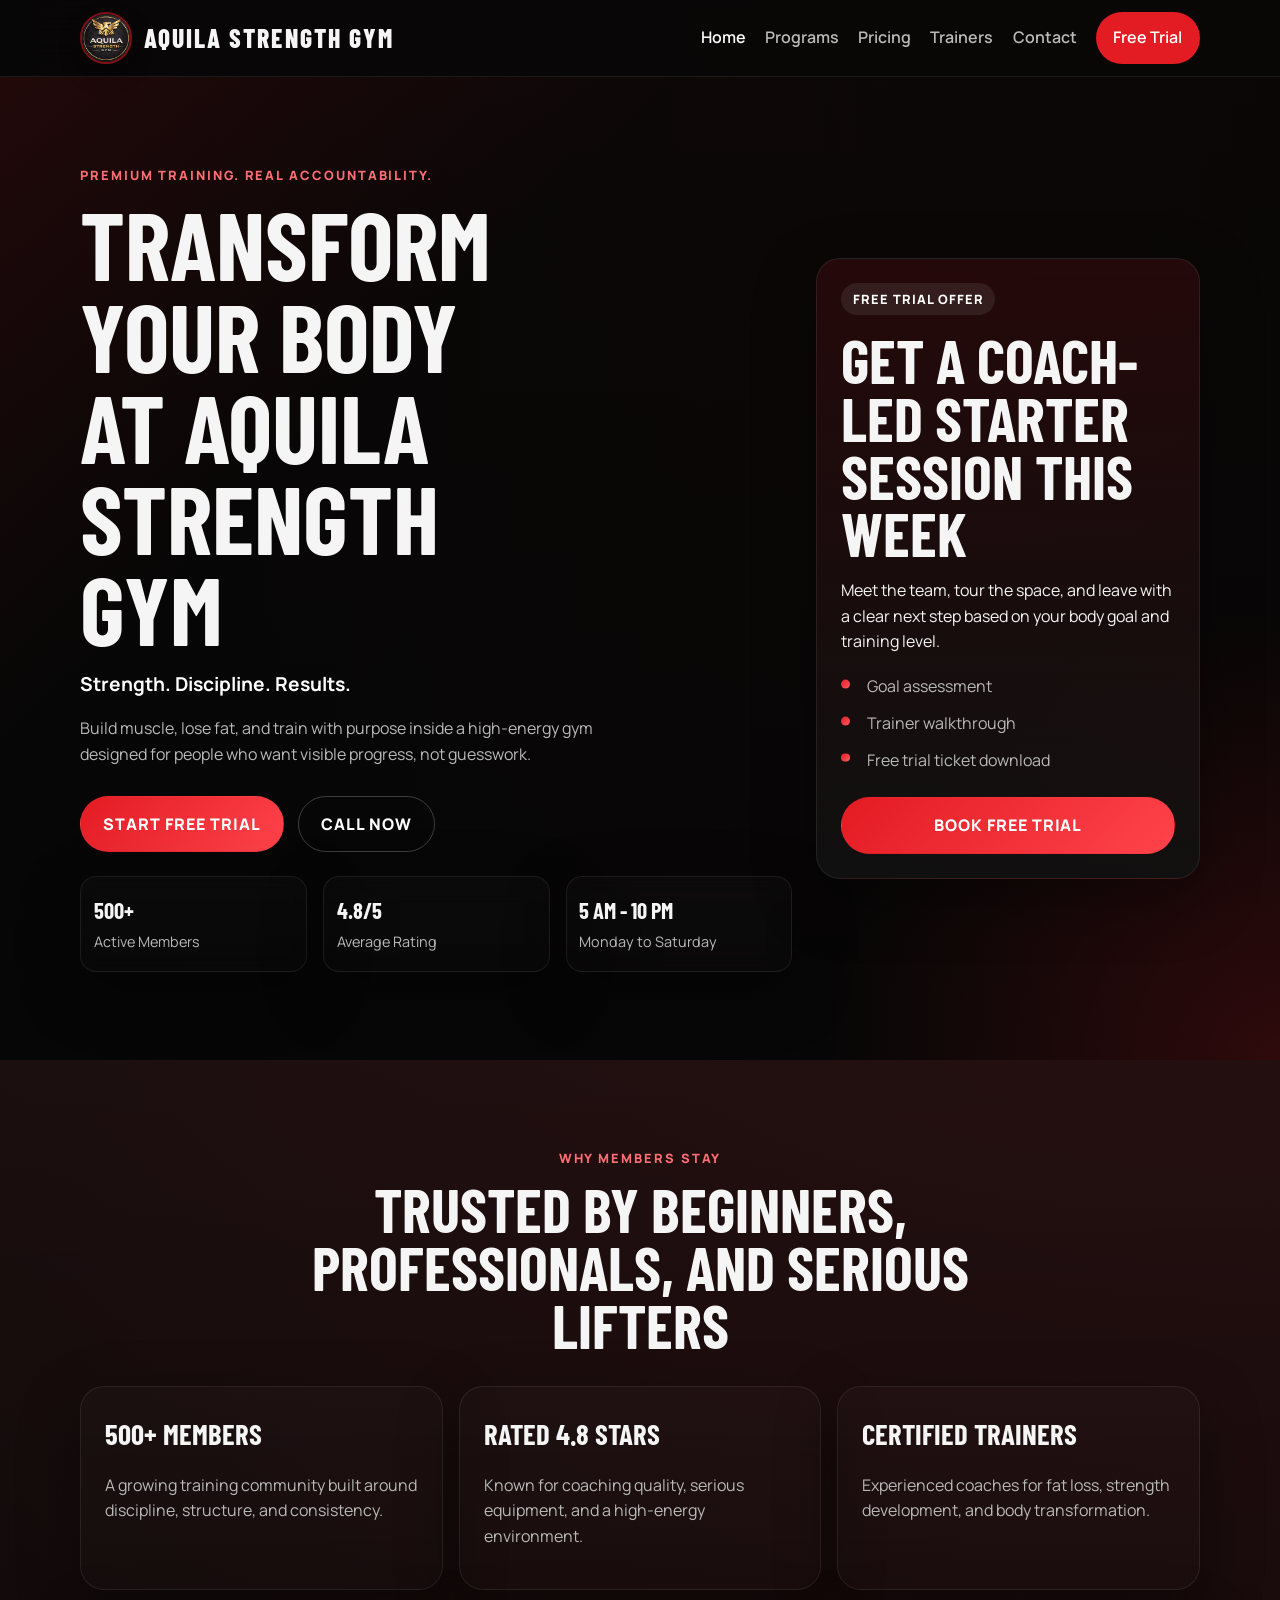
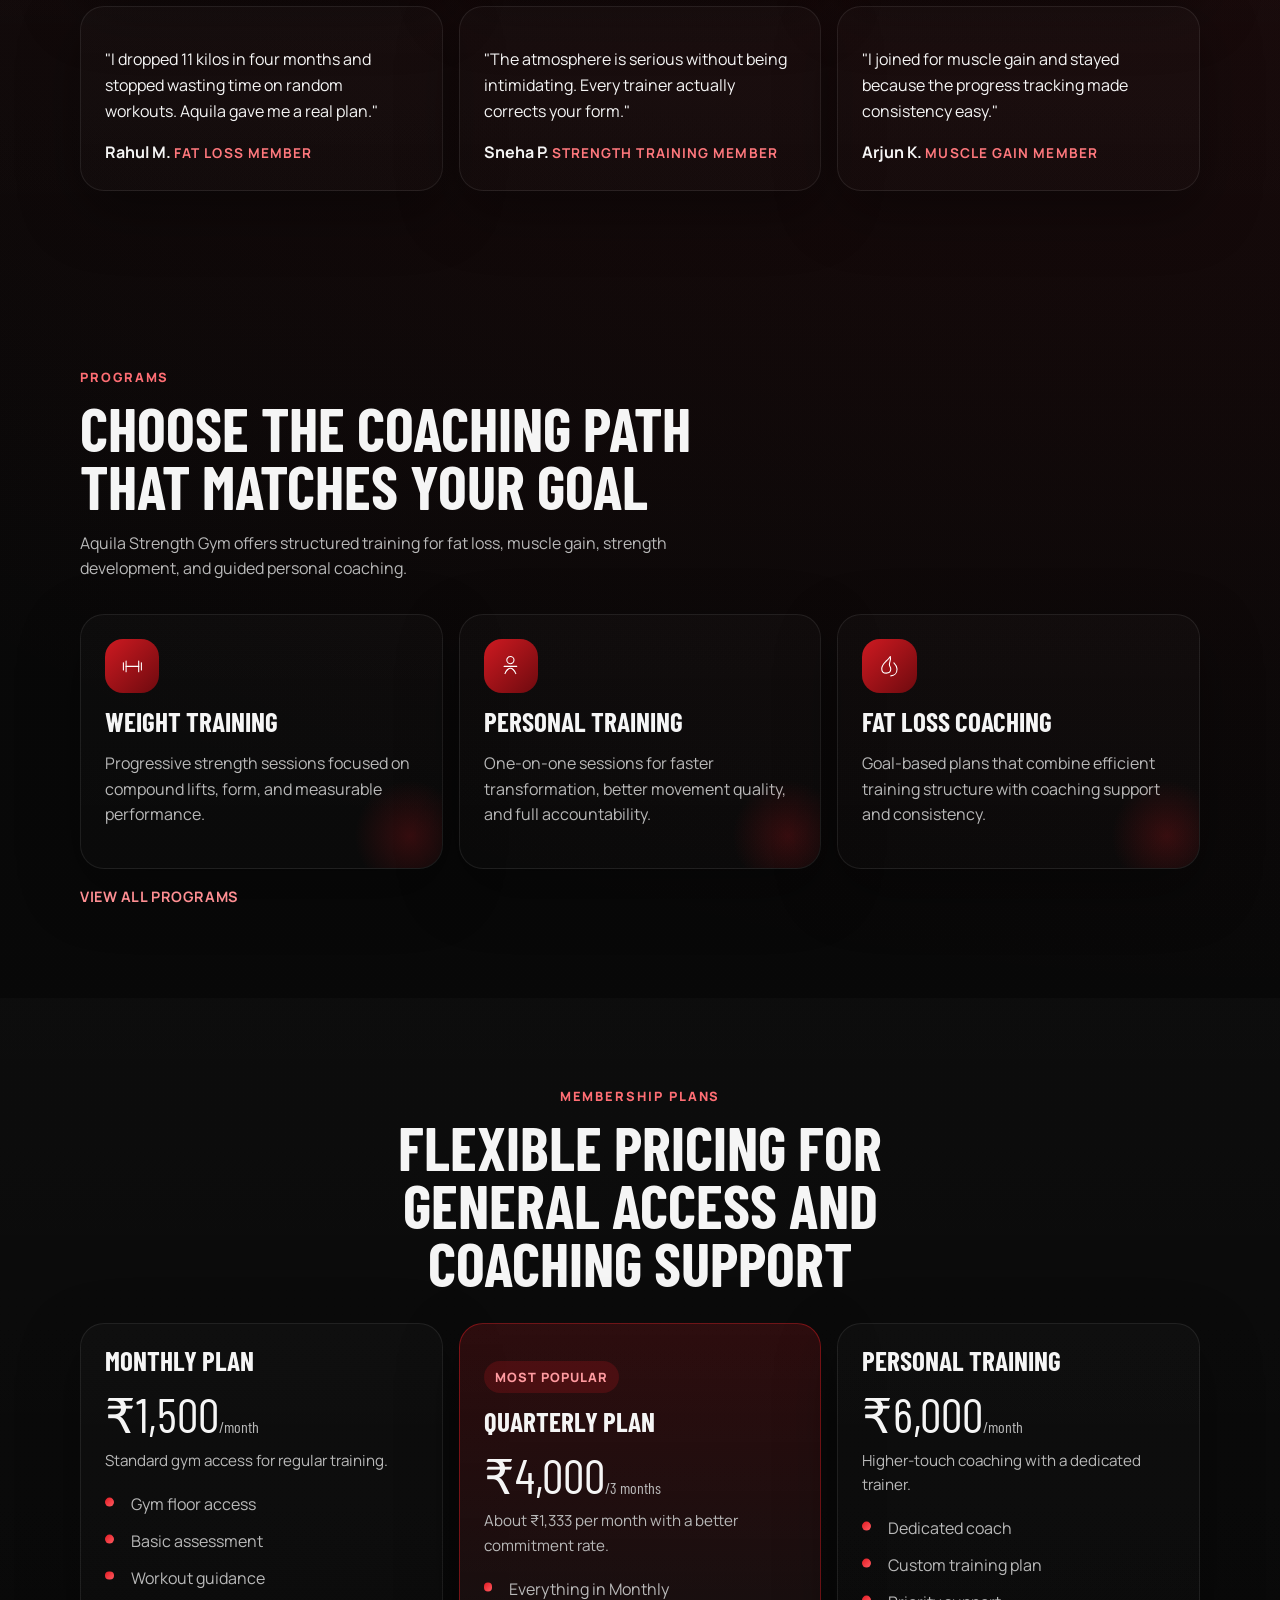
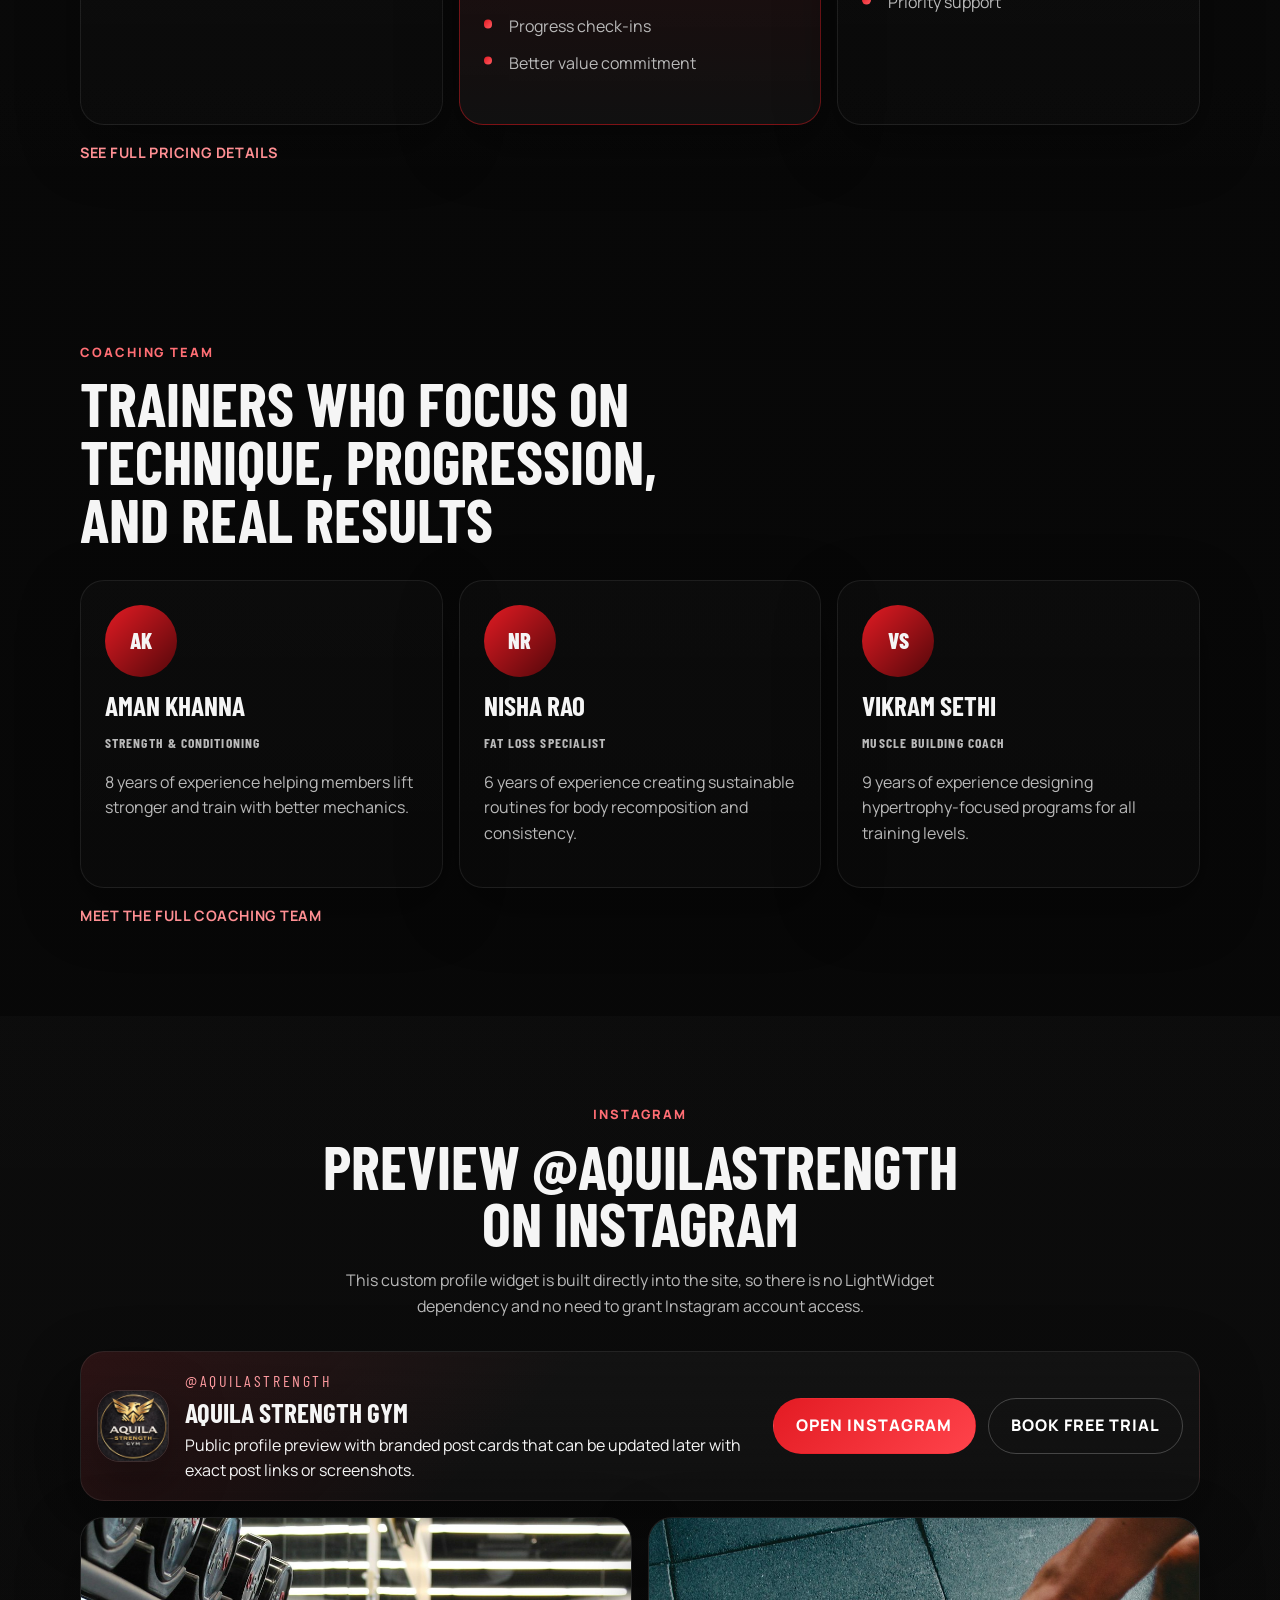
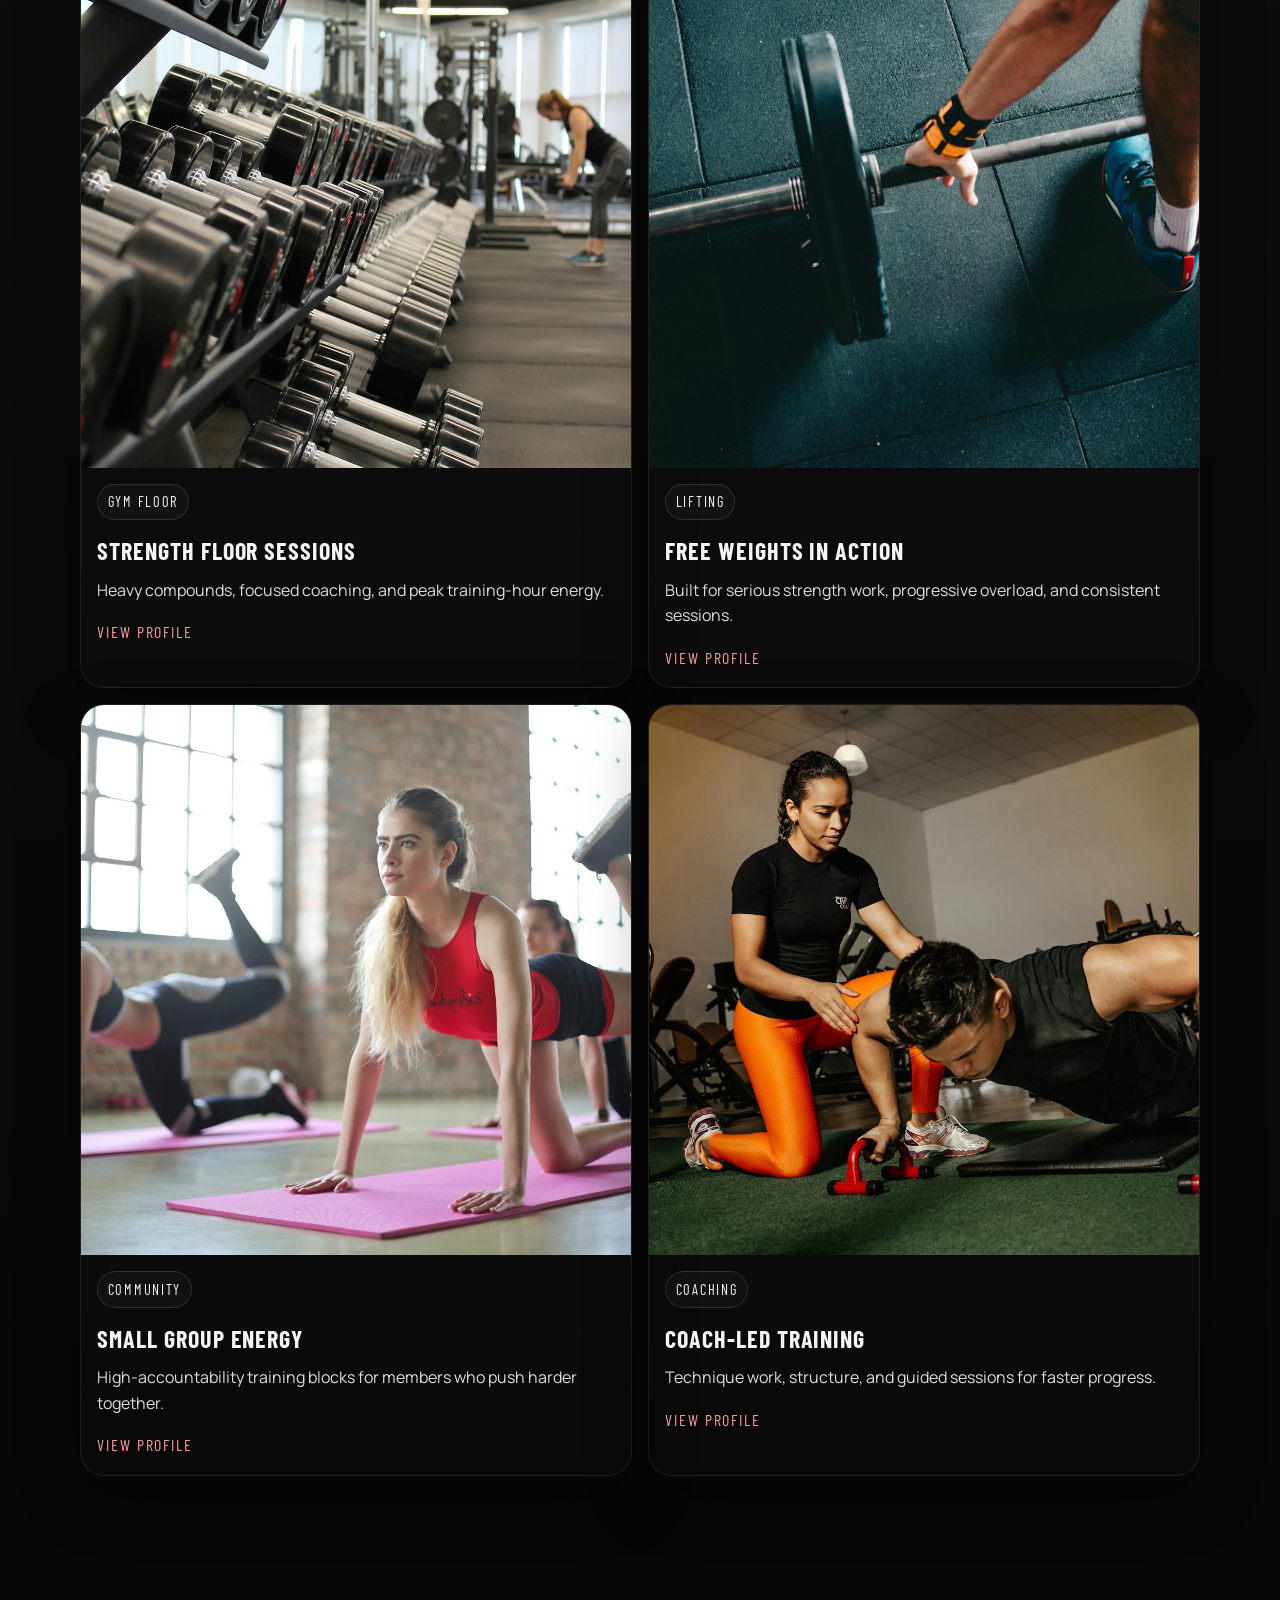
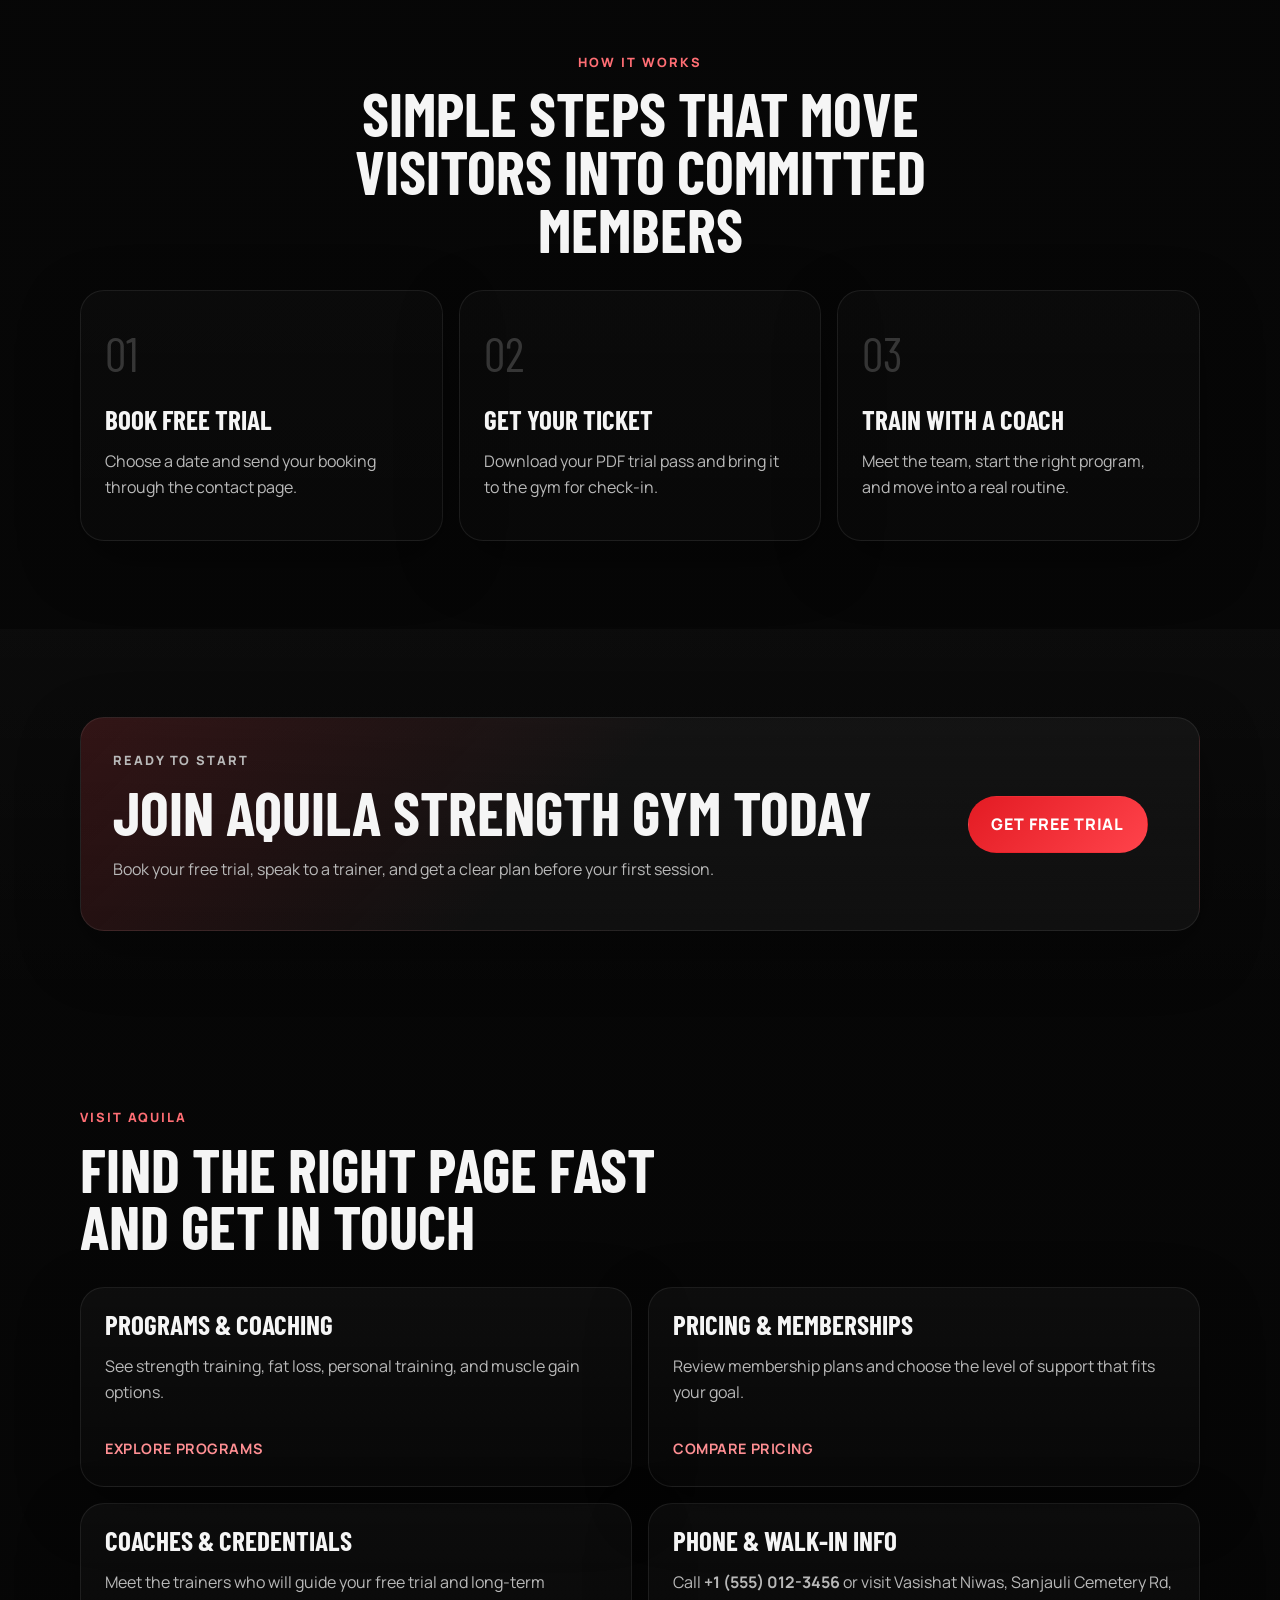
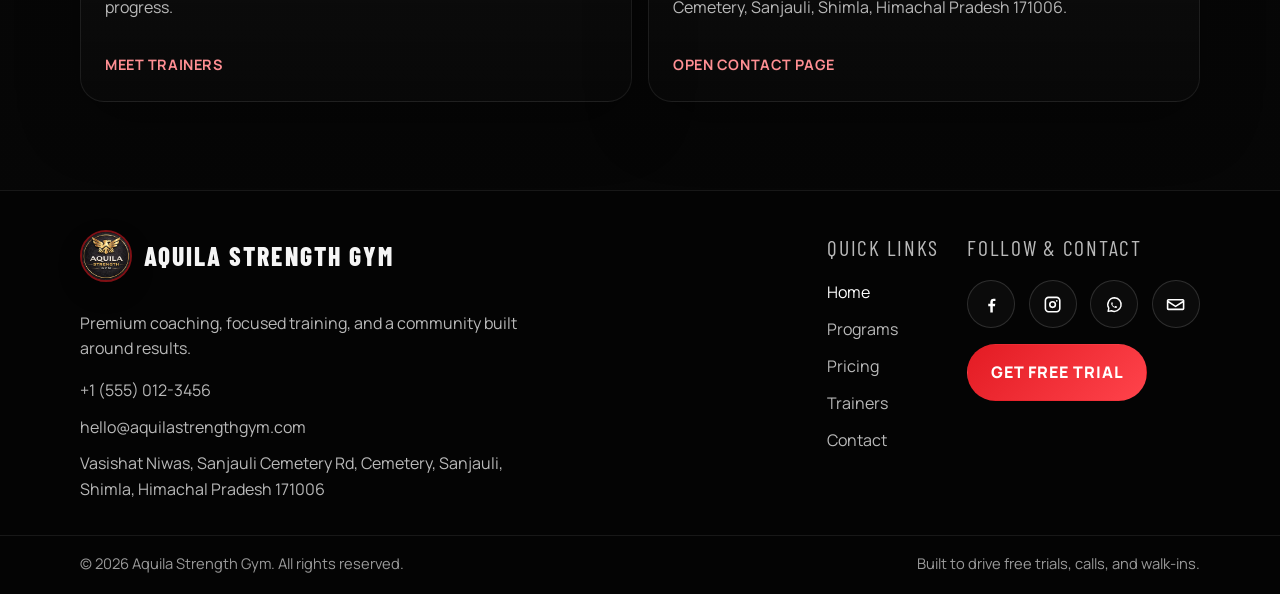
<file: index.html>
<!DOCTYPE html>
<html lang="en">
  <head>
    <meta charset="UTF-8" />
    <meta name="viewport" content="width=device-width, initial-scale=1.0" />
    <title>Aquila Strength Gym | Strength Training, Personal Training &amp; Free Trial</title>
    <meta
      name="description"
      content="Aquila Strength Gym helps you build strength, lose fat, and stay accountable with expert coaching, premium equipment, and a free trial."
    />
    <meta name="robots" content="index,follow,max-image-preview:large" />
    <link rel="canonical" href="https://www.aquilastrengthgym.com/" />
    <meta property="og:type" content="website" />
    <meta property="og:title" content="Aquila Strength Gym | Strength Training, Personal Training &amp; Free Trial" />
    <meta
      property="og:description"
      content="Train with certified coaches, structured programs, and a results-driven gym community at Aquila Strength Gym."
    />
    <meta property="og:url" content="https://www.aquilastrengthgym.com/" />
    <meta property="og:image" content="https://www.aquilastrengthgym.com/images/aquila-logo.jpg" />
    <meta name="twitter:card" content="summary_large_image" />
    <meta
      name="twitter:title"
      content="Aquila Strength Gym | Strength Training, Personal Training &amp; Free Trial"
    />
    <meta
      name="twitter:description"
      content="Join Aquila Strength Gym for personal training, strength programs, group classes, and a free trial ticket."
    />
    <meta name="twitter:image" content="https://www.aquilastrengthgym.com/images/aquila-logo.jpg" />
    <link rel="preconnect" href="https://fonts.googleapis.com" />
    <link rel="preconnect" href="https://fonts.gstatic.com" crossorigin />
    <link
      href="https://fonts.googleapis.com/css2?family=Barlow+Condensed:wght@600;700;800&amp;family=Manrope:wght@400;500;600;700&amp;display=swap"
      rel="stylesheet"
    />
    <link rel="icon" type="image/jpeg" href="/images/aquila-logo.jpg" />
    <link rel="apple-touch-icon" href="/images/aquila-logo.jpg" />
    <link rel="stylesheet" href="style.css" />
    <script type="application/ld+json">
      {
        "@context": "https://schema.org",
        "@type": "HealthClub",
        "name": "Aquila Strength Gym",
        "url": "https://www.aquilastrengthgym.com/",
        "logo": "https://www.aquilastrengthgym.com/images/aquila-logo.jpg",
        "telephone": "+1-555-012-3456",
        "description": "Aquila Strength Gym offers strength training, personal training, fat loss coaching, muscle gain plans, and group fitness classes.",
        "address": {
          "@type": "PostalAddress",
          "streetAddress": "Vasishat Niwas, Sanjauli Cemetery Rd, Cemetery, Sanjauli",
          "addressLocality": "Shimla",
          "addressRegion": "Himachal Pradesh",
          "postalCode": "171006",
          "addressCountry": "IN"
        },
        "openingHours": ["Mo-Sa 05:00-22:00"]
      }
    </script>
  </head>
  <body>
    <header class="site-header" id="site-header"></header>

    <main>
      <section class="hero section" id="home">
        <div class="hero-overlay"></div>
        <div class="container hero-grid">
          <div class="hero-copy reveal">
            <p class="eyebrow">Premium Training. Real Accountability.</p>
            <h1>Transform Your Body at Aquila Strength Gym</h1>
            <p class="hero-subtext">Strength. Discipline. Results.</p>
            <p class="hero-description">
              Build muscle, lose fat, and train with purpose inside a high-energy
              gym designed for people who want visible progress, not guesswork.
            </p>
            <div class="hero-actions">
              <a class="btn btn-primary" href="/pages/contact.html#contact-form">Start Free Trial</a>
              <a class="btn btn-secondary" href="tel:+15550123456">Call Now</a>
            </div>
            <div class="hero-trust">
              <div>
                <strong>500+</strong>
                <span>Active Members</span>
              </div>
              <div>
                <strong>4.8/5</strong>
                <span>Average Rating</span>
              </div>
              <div>
                <strong>5 AM - 10 PM</strong>
                <span>Monday to Saturday</span>
              </div>
            </div>
          </div>
          <aside class="hero-card reveal">
            <p class="card-label">Free Trial Offer</p>
            <h2>Get a coach-led starter session this week</h2>
            <p>
              Meet the team, tour the space, and leave with a clear next step based
              on your body goal and training level.
            </p>
            <ul class="hero-checklist">
              <li>Goal assessment</li>
              <li>Trainer walkthrough</li>
              <li>Free trial ticket download</li>
            </ul>
            <a class="btn btn-primary btn-block" href="/pages/contact.html#contact-form">Book Free Trial</a>
          </aside>
        </div>
      </section>

      <section class="trust section">
        <div class="container">
          <div class="section-heading center reveal">
            <p class="eyebrow">Why Members Stay</p>
            <h2>Trusted by beginners, professionals, and serious lifters</h2>
          </div>
          <div class="stats-grid">
            <article class="stat-card reveal">
              <strong>500+ Members</strong>
              <p>A growing training community built around discipline, structure, and consistency.</p>
            </article>
            <article class="stat-card reveal">
              <strong>Rated 4.8 Stars</strong>
              <p>Known for coaching quality, serious equipment, and a high-energy environment.</p>
            </article>
            <article class="stat-card reveal">
              <strong>Certified Trainers</strong>
              <p>Experienced coaches for fat loss, strength development, and body transformation.</p>
            </article>
          </div>
          <div class="testimonials-grid">
            <article class="testimonial-card reveal">
              <p>
                "I dropped 11 kilos in four months and stopped wasting time on random
                workouts. Aquila gave me a real plan."
              </p>
              <strong>Rahul M.</strong>
              <span>Fat Loss Member</span>
            </article>
            <article class="testimonial-card reveal">
              <p>
                "The atmosphere is serious without being intimidating. Every trainer
                actually corrects your form."
              </p>
              <strong>Sneha P.</strong>
              <span>Strength Training Member</span>
            </article>
            <article class="testimonial-card reveal">
              <p>
                "I joined for muscle gain and stayed because the progress tracking made
                consistency easy."
              </p>
              <strong>Arjun K.</strong>
              <span>Muscle Gain Member</span>
            </article>
          </div>
        </div>
      </section>

      <section class="programs section">
        <div class="container">
          <div class="section-heading reveal">
            <p class="eyebrow">Programs</p>
            <h2>Choose the coaching path that matches your goal</h2>
            <p class="page-lead">
              Aquila Strength Gym offers structured training for fat loss, muscle gain,
              strength development, and guided personal coaching.
            </p>
          </div>
          <div class="program-grid">
            <article class="program-card reveal">
              <div class="program-icon" aria-hidden="true">
                <svg viewBox="0 0 64 64" role="img">
                  <path d="M12 24v16" />
                  <path d="M18 20v24" />
                  <path d="M46 20v24" />
                  <path d="M52 24v16" />
                  <path d="M18 32h28" />
                </svg>
              </div>
              <h3>Weight Training</h3>
              <p>Progressive strength sessions focused on compound lifts, form, and measurable performance.</p>
            </article>
            <article class="program-card reveal">
              <div class="program-icon" aria-hidden="true">
                <svg viewBox="0 0 64 64" role="img">
                  <circle cx="32" cy="18" r="8" />
                  <path d="M20 48c3-8 9-12 12-12s9 4 12 12" />
                  <path d="M18 32h28" />
                </svg>
              </div>
              <h3>Personal Training</h3>
              <p>One-on-one sessions for faster transformation, better movement quality, and full accountability.</p>
            </article>
            <article class="program-card reveal">
              <div class="program-icon" aria-hidden="true">
                <svg viewBox="0 0 64 64" role="img">
                  <path d="M34 10c2 8-2 12-2 18 0 4 3 6 3 10 0 5-4 9-10 9S15 43 15 37c0-8 6-13 10-17 5-4 7-7 9-10Z" />
                  <path d="M42 24c4 4 7 8 7 14 0 9-6 15-14 15" />
                </svg>
              </div>
              <h3>Fat Loss Coaching</h3>
              <p>Goal-based plans that combine efficient training structure with coaching support and consistency.</p>
            </article>
          </div>
          <a class="section-link reveal" href="/pages/programs.html">View All Programs</a>
        </div>
      </section>

      <section class="pricing section">
        <div class="container">
          <div class="section-heading center reveal">
            <p class="eyebrow">Membership Plans</p>
            <h2>Flexible pricing for general access and coaching support</h2>
          </div>
          <div class="pricing-grid">
            <article class="price-card reveal">
              <h3>Monthly Plan</h3>
              <p class="price">₹1,500<span>/month</span></p>
              <p class="text-muted price-note">Standard gym access for regular training.</p>
              <ul>
                <li>Gym floor access</li>
                <li>Basic assessment</li>
                <li>Workout guidance</li>
              </ul>
            </article>
            <article class="price-card popular reveal">
              <p class="badge">Most Popular</p>
              <h3>Quarterly Plan</h3>
              <p class="price">₹4,000<span>/3 months</span></p>
              <p class="text-muted price-note">About ₹1,333 per month with a better commitment rate.</p>
              <ul>
                <li>Everything in Monthly</li>
                <li>Progress check-ins</li>
                <li>Better value commitment</li>
              </ul>
            </article>
            <article class="price-card reveal">
              <h3>Personal Training</h3>
              <p class="price">₹6,000<span>/month</span></p>
              <p class="text-muted price-note">Higher-touch coaching with a dedicated trainer.</p>
              <ul>
                <li>Dedicated coach</li>
                <li>Custom training plan</li>
                <li>Priority support</li>
              </ul>
            </article>
          </div>
          <a class="section-link reveal" href="/pages/pricing.html">See Full Pricing Details</a>
        </div>
      </section>

      <section class="trainers section">
        <div class="container">
          <div class="section-heading reveal">
            <p class="eyebrow">Coaching Team</p>
            <h2>Trainers who focus on technique, progression, and real results</h2>
          </div>
          <div class="trainers-grid">
            <article class="trainer-card reveal">
              <div class="trainer-photo">AK</div>
              <h3>Aman Khanna</h3>
              <p class="trainer-role">Strength &amp; Conditioning</p>
              <p>8 years of experience helping members lift stronger and train with better mechanics.</p>
            </article>
            <article class="trainer-card reveal">
              <div class="trainer-photo">NR</div>
              <h3>Nisha Rao</h3>
              <p class="trainer-role">Fat Loss Specialist</p>
              <p>6 years of experience creating sustainable routines for body recomposition and consistency.</p>
            </article>
            <article class="trainer-card reveal">
              <div class="trainer-photo">VS</div>
              <h3>Vikram Sethi</h3>
              <p class="trainer-role">Muscle Building Coach</p>
              <p>9 years of experience designing hypertrophy-focused programs for all training levels.</p>
            </article>
          </div>
          <a class="section-link reveal" href="/pages/trainers.html">Meet The Full Coaching Team</a>
        </div>
      </section>

      <section class="social-feed section" id="instagram-feed">
        <div class="container">
          <div class="section-heading center reveal">
            <p class="eyebrow">Instagram</p>
            <h2>Preview @aquilastrength on Instagram</h2>
            <p class="page-lead">
              This custom profile widget is built directly into the site, so there is
              no LightWidget dependency and no need to grant Instagram account access.
            </p>
          </div>
          <div class="instagram-widget reveal">
            <div class="instagram-widget-bar">
              <div class="instagram-profile-card">
                <img
                  class="instagram-avatar"
                  src="/images/aquila-logo.jpg"
                  alt="Aquila Strength Gym logo"
                  loading="lazy"
                />
                <div>
                  <p class="instagram-handle">@aquilastrength</p>
                  <h3>Aquila Strength Gym</h3>
                  <p>
                    Public profile preview with branded post cards that can be updated
                    later with exact post links or screenshots.
                  </p>
                </div>
              </div>
              <div class="instagram-cta-row">
                <a
                  class="btn btn-primary"
                  href="https://www.instagram.com/aquilastrength/"
                  target="_blank"
                  rel="noreferrer"
                >
                  Open Instagram
                </a>
                <a class="btn btn-secondary" href="/pages/contact.html#contact-form">Book Free Trial</a>
              </div>
            </div>
            <div class="instagram-post-grid" id="instagram-post-grid" aria-live="polite"></div>
          </div>
        </div>
      </section>

      <section class="steps section">
        <div class="container">
          <div class="section-heading center reveal">
            <p class="eyebrow">How It Works</p>
            <h2>Simple steps that move visitors into committed members</h2>
          </div>
          <div class="steps-grid">
            <article class="step-card reveal">
              <span>01</span>
              <h3>Book Free Trial</h3>
              <p>Choose a date and send your booking through the contact page.</p>
            </article>
            <article class="step-card reveal">
              <span>02</span>
              <h3>Get Your Ticket</h3>
              <p>Download your PDF trial pass and bring it to the gym for check-in.</p>
            </article>
            <article class="step-card reveal">
              <span>03</span>
              <h3>Train With A Coach</h3>
              <p>Meet the team, start the right program, and move into a real routine.</p>
            </article>
          </div>
        </div>
      </section>

      <section class="cta-banner section">
        <div class="container cta-box reveal">
          <div>
            <p class="eyebrow">Ready To Start</p>
            <h2>Join Aquila Strength Gym Today</h2>
            <p>
              Book your free trial, speak to a trainer, and get a clear plan before
              your first session.
            </p>
          </div>
          <a class="btn btn-primary" href="/pages/contact.html#contact-form">Get Free Trial</a>
        </div>
      </section>

      <section class="section">
        <div class="container">
          <div class="section-heading reveal">
            <p class="eyebrow">Visit Aquila</p>
            <h2>Find the right page fast and get in touch</h2>
          </div>
          <div class="contact-quick-grid">
            <article class="contact-quick-card reveal">
              <h3>Programs &amp; Coaching</h3>
              <p>See strength training, fat loss, personal training, and muscle gain options.</p>
              <a class="section-link" href="/pages/programs.html">Explore Programs</a>
            </article>
            <article class="contact-quick-card reveal">
              <h3>Pricing &amp; Memberships</h3>
              <p>Review membership plans and choose the level of support that fits your goal.</p>
              <a class="section-link" href="/pages/pricing.html">Compare Pricing</a>
            </article>
            <article class="contact-quick-card reveal">
              <h3>Coaches &amp; Credentials</h3>
              <p>Meet the trainers who will guide your free trial and long-term progress.</p>
              <a class="section-link" href="/pages/trainers.html">Meet Trainers</a>
            </article>
            <article class="contact-quick-card reveal">
              <h3>Phone &amp; Walk-In Info</h3>
              <p>
                Call <a href="tel:+15550123456">+1 (555) 012-3456</a> or visit
                Vasishat Niwas, Sanjauli Cemetery Rd, Cemetery, Sanjauli, Shimla, Himachal Pradesh 171006.
              </p>
              <a class="section-link" href="/pages/contact.html">Open Contact Page</a>
            </article>
          </div>
        </div>
      </section>
    </main>

    <footer class="site-footer" id="site-footer"></footer>

    <script src="/script.js"></script>
  </body>
</html>
</file>
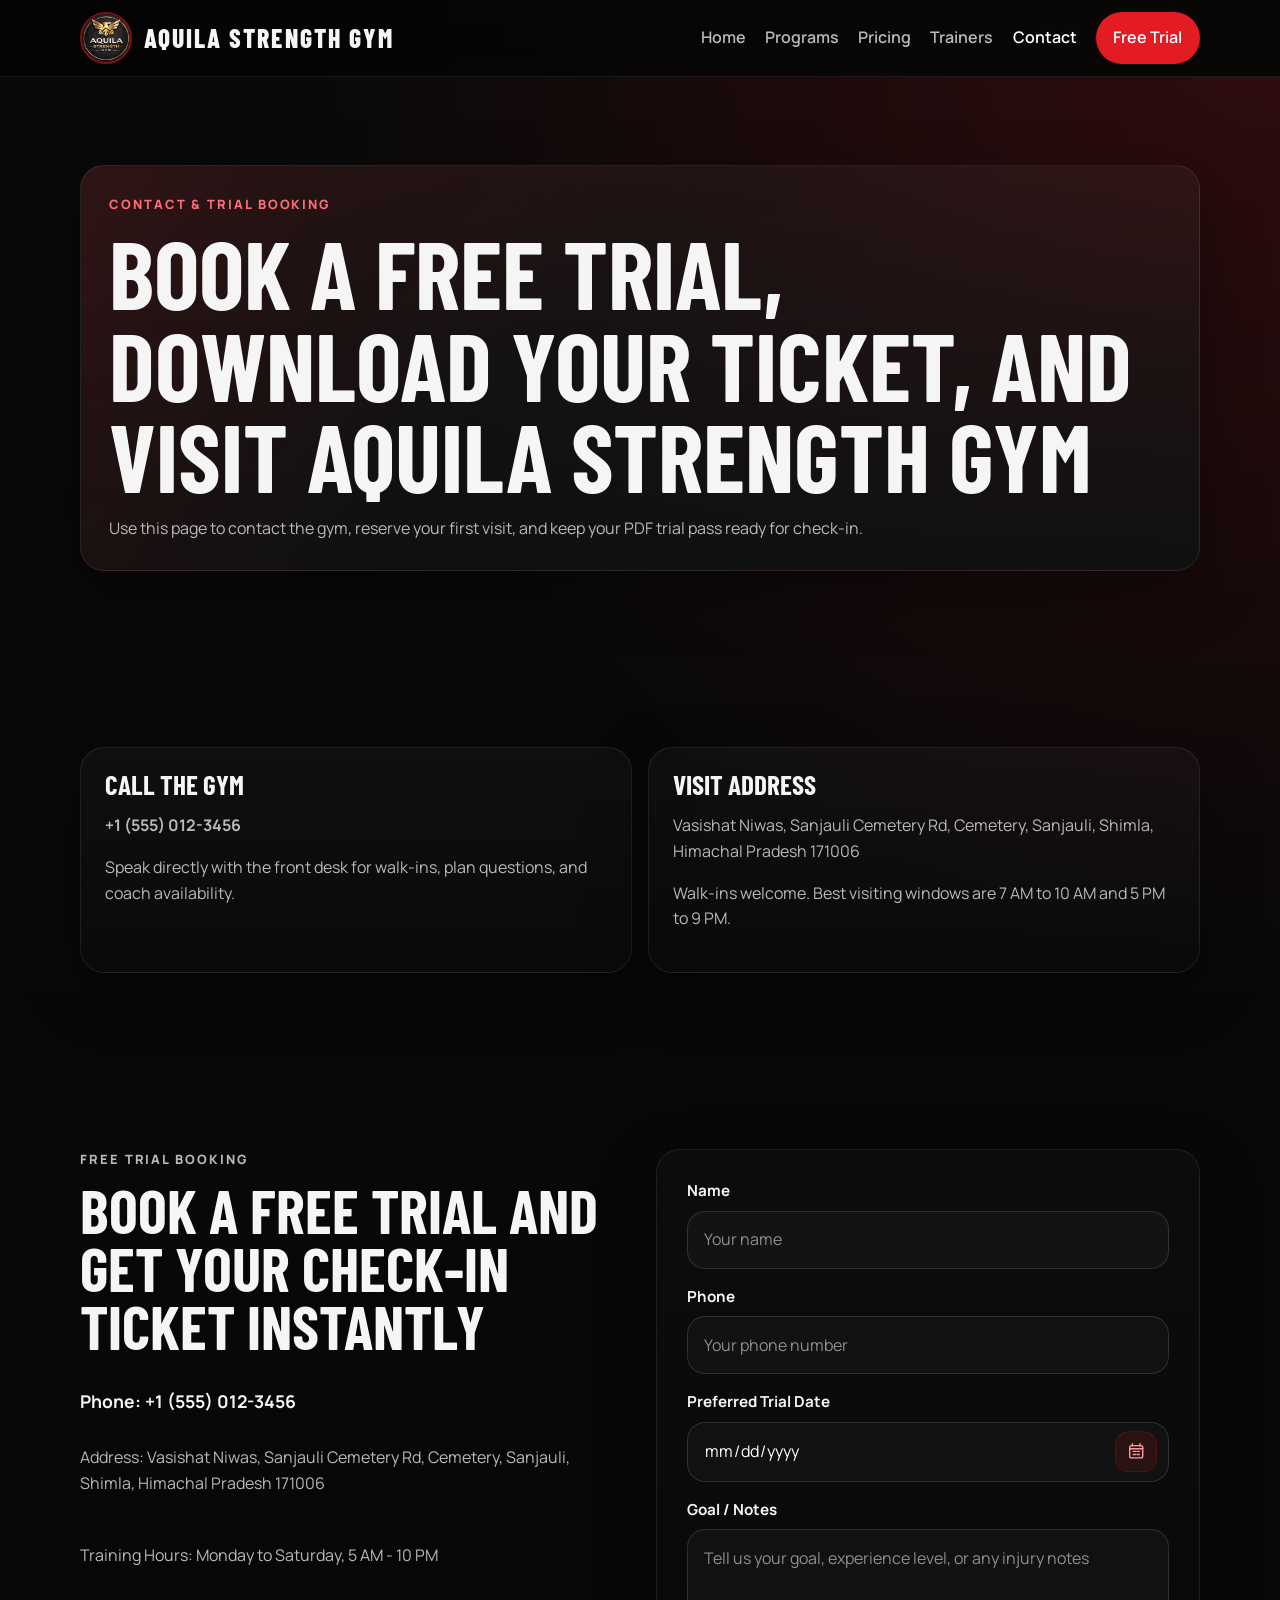
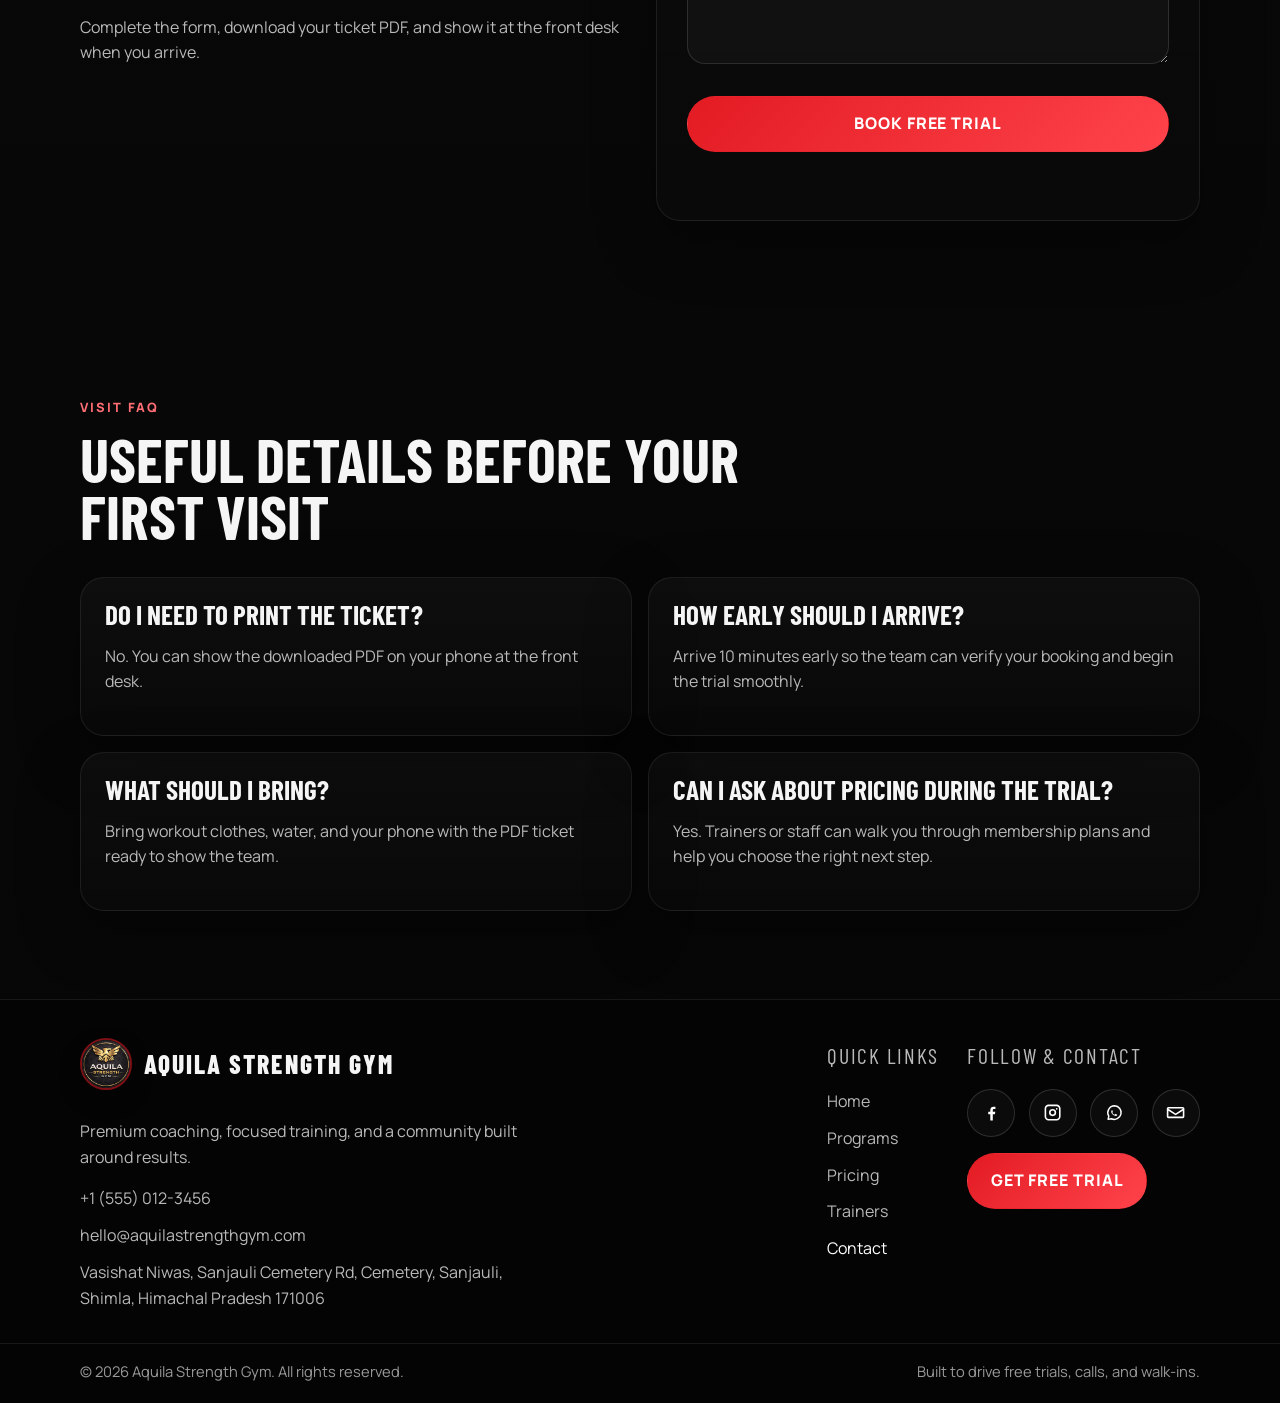
<file: pages/contact.html>
<!DOCTYPE html>
<html lang="en">
  <head>
    <meta charset="UTF-8" />
    <meta name="viewport" content="width=device-width, initial-scale=1.0" />
    <title>Contact Aquila Strength Gym | Book Free Trial &amp; Get Ticket</title>
    <meta
      name="description"
      content="Contact Aquila Strength Gym to book a free trial, call the gym, find the address, and download your trial ticket."
    />
    <meta name="robots" content="index,follow,max-image-preview:large" />
    <link rel="canonical" href="https://www.aquilastrengthgym.com/pages/contact.html" />
    <meta property="og:type" content="website" />
    <meta property="og:title" content="Contact Aquila Strength Gym | Book Free Trial" />
    <meta
      property="og:description"
      content="Book your free trial at Aquila Strength Gym, submit your details, and download your PDF trial ticket."
    />
    <meta property="og:url" content="https://www.aquilastrengthgym.com/pages/contact.html" />
    <meta property="og:image" content="https://www.aquilastrengthgym.com/images/aquila-logo.jpg" />
    <meta name="twitter:card" content="summary_large_image" />
    <meta name="twitter:title" content="Contact Aquila Strength Gym | Book Free Trial" />
    <meta
      name="twitter:description"
      content="Use the Aquila Strength Gym contact page to reserve a free trial and download your ticket."
    />
    <meta name="twitter:image" content="https://www.aquilastrengthgym.com/images/aquila-logo.jpg" />
    <link rel="preconnect" href="https://fonts.googleapis.com" />
    <link rel="preconnect" href="https://fonts.gstatic.com" crossorigin />
    <link
      href="https://fonts.googleapis.com/css2?family=Barlow+Condensed:wght@600;700;800&amp;family=Manrope:wght@400;500;600;700&amp;display=swap"
      rel="stylesheet"
    />
    <link rel="icon" type="image/jpeg" href="/images/aquila-logo.jpg" />
    <link rel="apple-touch-icon" href="/images/aquila-logo.jpg" />
    <link rel="stylesheet" href="/style.css" />
    <script type="application/ld+json">
      {
        "@context": "https://schema.org",
        "@type": "ContactPage",
        "name": "Contact Aquila Strength Gym",
        "url": "https://www.aquilastrengthgym.com/pages/contact.html",
        "description": "Contact Aquila Strength Gym to book a free trial, call the gym, and visit the facility."
      }
    </script>
  </head>
  <body>
    <header class="site-header" id="site-header"></header>

    <main>
      <section class="page-hero section">
        <div class="container">
          <div class="page-hero-card reveal">
            <p class="eyebrow">Contact &amp; Trial Booking</p>
            <h1>Book a free trial, download your ticket, and visit Aquila Strength Gym</h1>
            <p class="page-lead">
              Use this page to contact the gym, reserve your first visit, and keep your
              PDF trial pass ready for check-in.
            </p>
          </div>
        </div>
      </section>

      <section class="section">
        <div class="container">
          <div class="contact-quick-grid">
            <article class="contact-quick-card reveal">
              <h3>Call The Gym</h3>
              <p><a href="tel:+15550123456">+1 (555) 012-3456</a></p>
              <p>Speak directly with the front desk for walk-ins, plan questions, and coach availability.</p>
            </article>
            <article class="contact-quick-card reveal">
              <h3>Visit Address</h3>
              <p>Vasishat Niwas, Sanjauli Cemetery Rd, Cemetery, Sanjauli, Shimla, Himachal Pradesh 171006</p>
              <p>Walk-ins welcome. Best visiting windows are 7 AM to 10 AM and 5 PM to 9 PM.</p>
            </article>
          </div>
        </div>
      </section>

      <section class="contact section" id="contact">
        <div class="container contact-grid">
          <div class="contact-copy reveal">
            <div class="section-heading">
              <p class="eyebrow">Free Trial Booking</p>
              <h2>Book a free trial and get your check-in ticket instantly</h2>
            </div>
            <div class="contact-info">
              <a href="tel:+15550123456">Phone: +1 (555) 012-3456</a>
              <p>Address: Vasishat Niwas, Sanjauli Cemetery Rd, Cemetery, Sanjauli, Shimla, Himachal Pradesh 171006</p>
              <p>Training Hours: Monday to Saturday, 5 AM - 10 PM</p>
              <p>Complete the form, download your ticket PDF, and show it at the front desk when you arrive.</p>
            </div>
          </div>
          <div class="contact-stack">
            <form
              class="contact-form reveal"
              id="contact-form"
              name="free-trial-booking"
              method="POST"
              action="/"
              data-netlify="true"
              netlify-honeypot="bot-field"
              novalidate
            >
              <input type="hidden" name="form-name" value="free-trial-booking" />
              <input type="hidden" name="leadType" value="Free Trial Booking" />
              <input type="hidden" name="sourcePage" value="Aquila Strength Gym Website" />
              <input type="hidden" name="ticketCode" id="ticket-code-input" value="" />
              <input type="hidden" name="issuedAt" id="ticket-issued-input" value="" />
              <input type="hidden" name="ticketStatus" id="ticket-status-input" value="Booked" />
              <input
                type="hidden"
                name="subject"
                id="ticket-subject-input"
                value="New free trial booking - Aquila Strength Gym"
              />
              <p class="form-hidden">
                <label>
                  Don’t fill this out if you're human:
                  <input name="bot-field" type="text" tabindex="-1" autocomplete="off" />
                </label>
              </p>
              <div class="form-group">
                <label for="name">Name</label>
                <input id="name" name="name" type="text" placeholder="Your name" required />
              </div>
              <div class="form-group">
                <label for="phone">Phone</label>
                <input id="phone" name="phone" type="tel" placeholder="Your phone number" required />
              </div>
              <div class="form-group">
                <label for="trial-date">Preferred Trial Date</label>
                <div class="date-input-wrap">
                  <input id="trial-date" name="trialDate" type="date" required />
                  <button
                    class="date-trigger"
                    type="button"
                    aria-label="Open calendar"
                    data-date-trigger="trial-date"
                  >
                    <svg viewBox="0 0 24 24" aria-hidden="true" focusable="false">
                      <path d="M7 2v3" />
                      <path d="M17 2v3" />
                      <path d="M3.5 8.5h17" />
                      <rect x="3.5" y="4.5" width="17" height="16" rx="2.5" />
                      <path d="M8 12h3" />
                      <path d="M13 12h3" />
                      <path d="M8 16h3" />
                      <path d="M13 16h3" />
                    </svg>
                  </button>
                </div>
              </div>
              <div class="form-group">
                <label for="message">Goal / Notes</label>
                <textarea
                  id="message"
                  name="message"
                  rows="4"
                  placeholder="Tell us your goal, experience level, or any injury notes"
                  required
                ></textarea>
              </div>
              <button class="btn btn-primary btn-block" type="submit">Book Free Trial</button>
              <p class="form-feedback" id="form-feedback" aria-live="polite"></p>
            </form>

            <section class="trial-ticket-panel" id="trial-ticket-panel" hidden>
              <div class="trial-ticket-header">
                <p class="eyebrow">Your Trial Pass</p>
                <h3>Show this ticket at the gym</h3>
              </div>
              <article class="trial-ticket" id="trial-ticket">
                <div class="ticket-topline">
                  <div>
                    <span class="ticket-label">Brand</span>
                    <strong>Aquila Strength Gym</strong>
                  </div>
                  <div>
                    <span class="ticket-label">Ticket ID</span>
                    <strong id="ticket-code">AQ-000000</strong>
                  </div>
                </div>
                <div class="ticket-grid">
                  <div>
                    <span class="ticket-label">Guest</span>
                    <strong id="ticket-name">Member Name</strong>
                  </div>
                  <div>
                    <span class="ticket-label">Phone</span>
                    <strong id="ticket-phone">+1 (555) 000-0000</strong>
                  </div>
                  <div>
                    <span class="ticket-label">Trial Date</span>
                    <strong id="ticket-date">April 21, 2026</strong>
                  </div>
                  <div>
                    <span class="ticket-label">Issued</span>
                    <strong id="ticket-issued">April 21, 2026</strong>
                  </div>
                </div>
                <div class="ticket-note">
                  <p id="ticket-note">Arrive 10 minutes early and show this pass at the front desk.</p>
                </div>
              </article>
              <div class="ticket-actions">
                <button class="btn btn-primary" id="download-ticket" type="button">Download Ticket PDF</button>
              </div>
            </section>
          </div>
        </div>
      </section>

      <section class="section">
        <div class="container">
          <div class="section-heading reveal">
            <p class="eyebrow">Visit FAQ</p>
            <h2>Useful details before your first visit</h2>
          </div>
          <div class="faq-grid">
            <article class="faq-card reveal">
              <h3>Do I need to print the ticket?</h3>
              <p>No. You can show the downloaded PDF on your phone at the front desk.</p>
            </article>
            <article class="faq-card reveal">
              <h3>How early should I arrive?</h3>
              <p>Arrive 10 minutes early so the team can verify your booking and begin the trial smoothly.</p>
            </article>
            <article class="faq-card reveal">
              <h3>What should I bring?</h3>
              <p>Bring workout clothes, water, and your phone with the PDF ticket ready to show the team.</p>
            </article>
            <article class="faq-card reveal">
              <h3>Can I ask about pricing during the trial?</h3>
              <p>Yes. Trainers or staff can walk you through membership plans and help you choose the right next step.</p>
            </article>
          </div>
        </div>
      </section>
    </main>

    <footer class="site-footer" id="site-footer"></footer>

    <script src="/script.js"></script>
  </body>
</html>
</file>
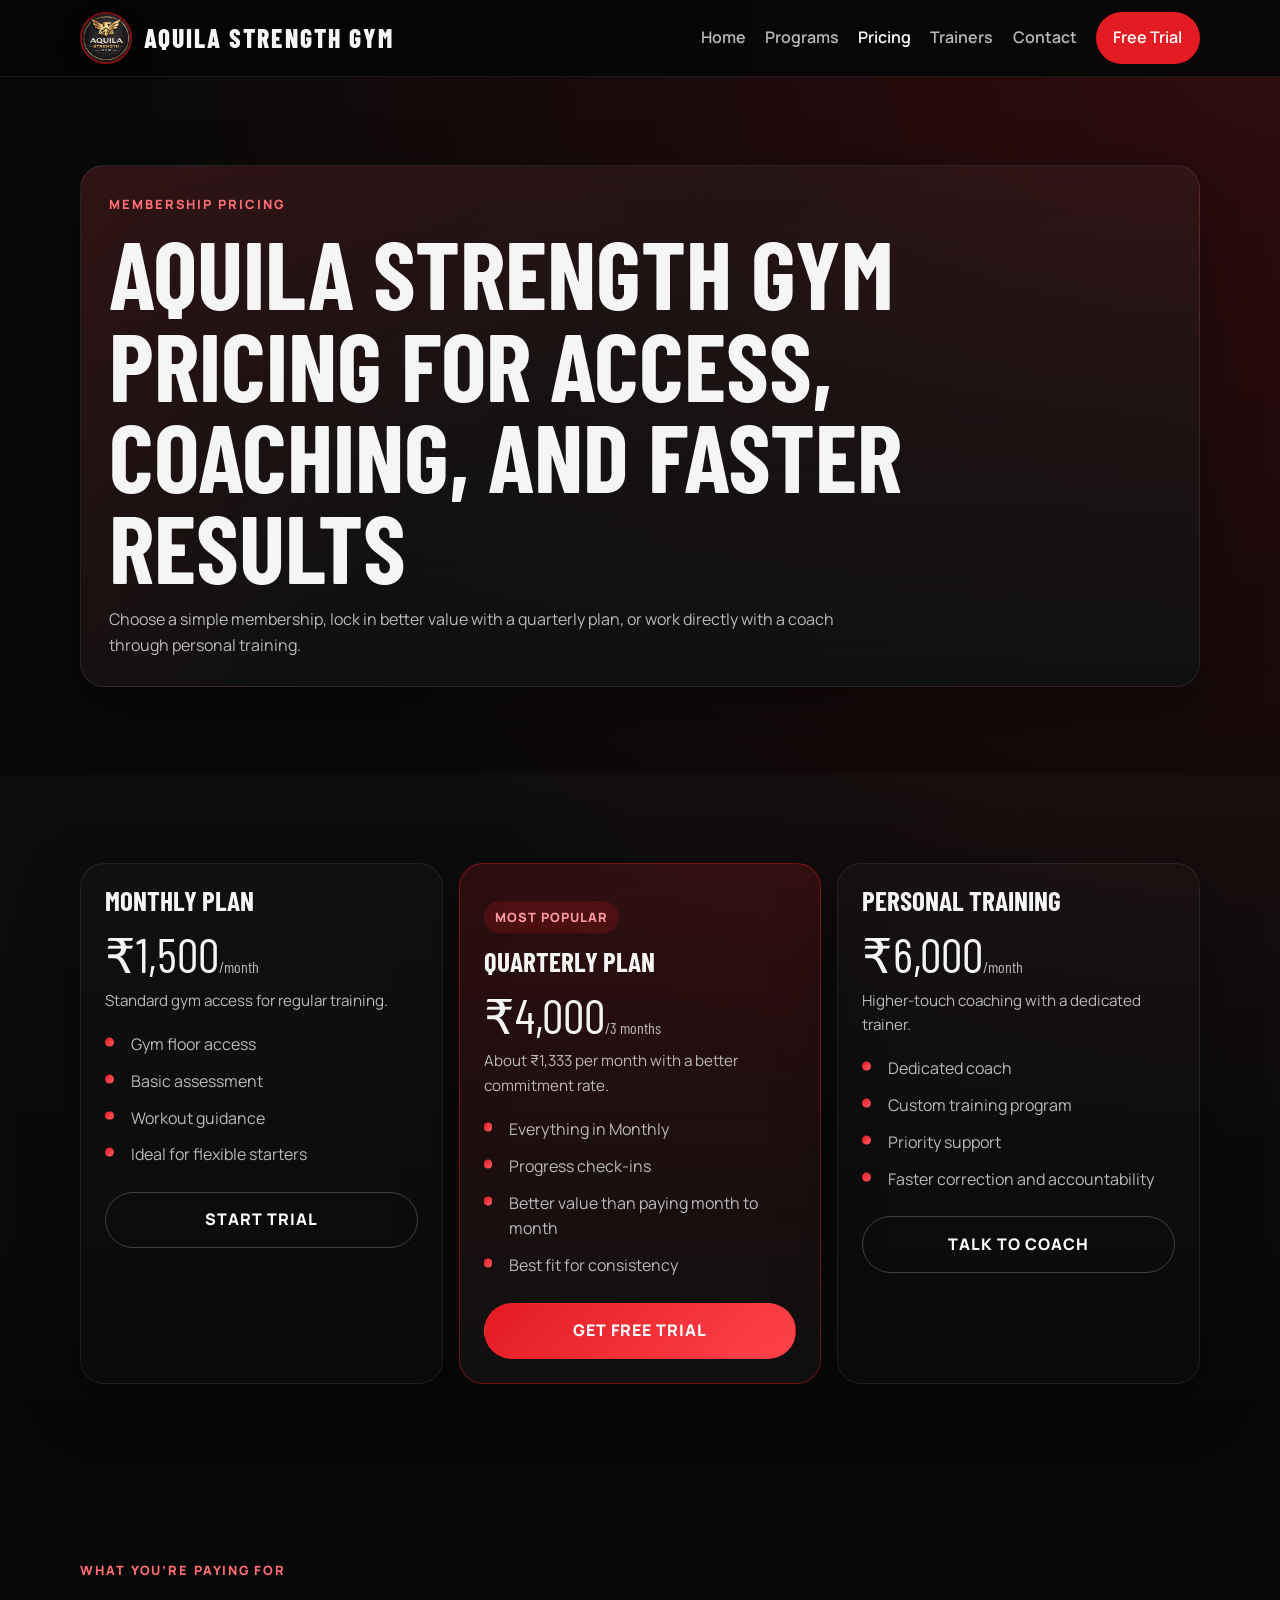
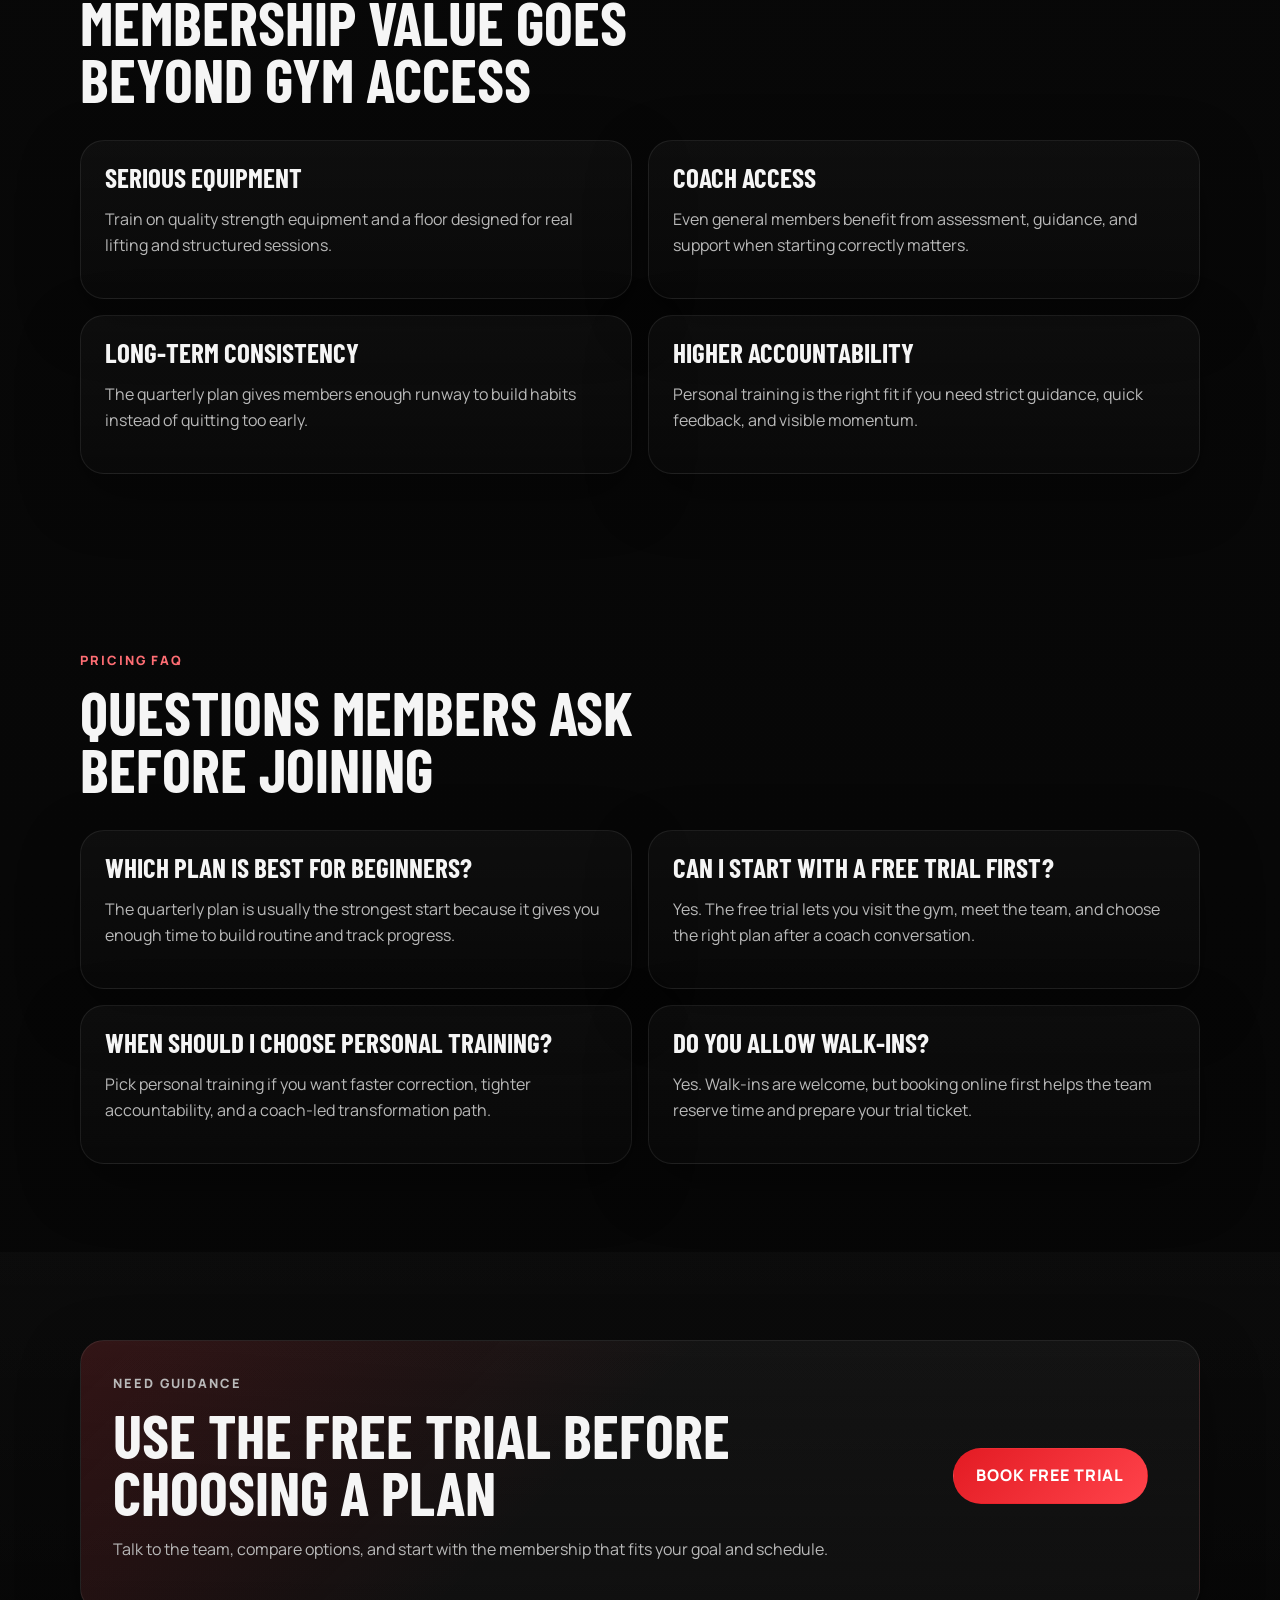
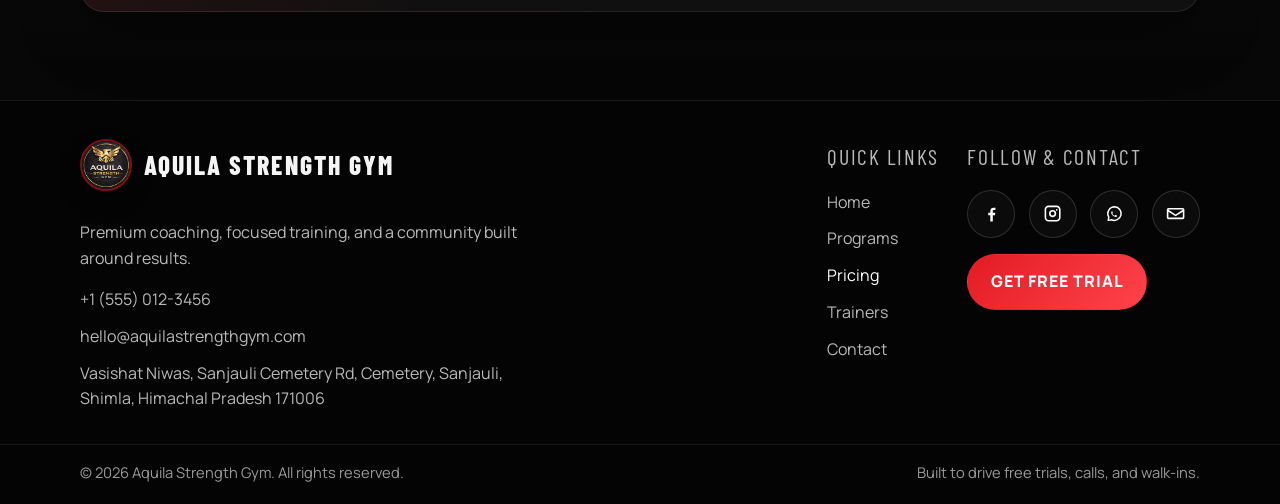
<file: pages/pricing.html>
<!DOCTYPE html>
<html lang="en">
  <head>
    <meta charset="UTF-8" />
    <meta name="viewport" content="width=device-width, initial-scale=1.0" />
    <title>Gym Membership Pricing | Aquila Strength Gym</title>
    <meta
      name="description"
      content="Review Aquila Strength Gym membership pricing for monthly access, quarterly plans, and personal training packages."
    />
    <meta name="robots" content="index,follow,max-image-preview:large" />
    <link rel="canonical" href="https://www.aquilastrengthgym.com/pages/pricing.html" />
    <meta property="og:type" content="website" />
    <meta property="og:title" content="Gym Pricing | Aquila Strength Gym" />
    <meta
      property="og:description"
      content="Compare monthly gym memberships, quarterly plans, and personal training pricing at Aquila Strength Gym."
    />
    <meta property="og:url" content="https://www.aquilastrengthgym.com/pages/pricing.html" />
    <meta property="og:image" content="https://www.aquilastrengthgym.com/images/aquila-logo.jpg" />
    <meta name="twitter:card" content="summary_large_image" />
    <meta name="twitter:title" content="Gym Pricing | Aquila Strength Gym" />
    <meta
      name="twitter:description"
      content="Find the right Aquila Strength Gym membership plan for general access or personal coaching."
    />
    <meta name="twitter:image" content="https://www.aquilastrengthgym.com/images/aquila-logo.jpg" />
    <link rel="preconnect" href="https://fonts.googleapis.com" />
    <link rel="preconnect" href="https://fonts.gstatic.com" crossorigin />
    <link
      href="https://fonts.googleapis.com/css2?family=Barlow+Condensed:wght@600;700;800&amp;family=Manrope:wght@400;500;600;700&amp;display=swap"
      rel="stylesheet"
    />
    <link rel="icon" type="image/jpeg" href="/images/aquila-logo.jpg" />
    <link rel="apple-touch-icon" href="/images/aquila-logo.jpg" />
    <link rel="stylesheet" href="/style.css" />
    <script type="application/ld+json">
      {
        "@context": "https://schema.org",
        "@type": "WebPage",
        "name": "Pricing | Aquila Strength Gym",
        "url": "https://www.aquilastrengthgym.com/pages/pricing.html",
        "description": "Membership pricing at Aquila Strength Gym for monthly, quarterly, and personal training plans."
      }
    </script>
  </head>
  <body>
    <header class="site-header" id="site-header"></header>

    <main>
      <section class="page-hero section">
        <div class="container">
          <div class="page-hero-card reveal">
            <p class="eyebrow">Membership Pricing</p>
            <h1>Aquila Strength Gym pricing for access, coaching, and faster results</h1>
            <p class="page-lead">
              Choose a simple membership, lock in better value with a quarterly plan,
              or work directly with a coach through personal training.
            </p>
          </div>
        </div>
      </section>

      <section class="pricing section">
        <div class="container">
          <div class="pricing-grid">
            <article class="price-card reveal">
              <h3>Monthly Plan</h3>
              <p class="price">₹1,500<span>/month</span></p>
              <p class="text-muted price-note">Standard gym access for regular training.</p>
              <ul>
                <li>Gym floor access</li>
                <li>Basic assessment</li>
                <li>Workout guidance</li>
                <li>Ideal for flexible starters</li>
              </ul>
              <a class="btn btn-secondary btn-block" href="/pages/contact.html#contact-form">Start Trial</a>
            </article>
            <article class="price-card popular reveal">
              <p class="badge">Most Popular</p>
              <h3>Quarterly Plan</h3>
              <p class="price">₹4,000<span>/3 months</span></p>
              <p class="text-muted price-note">About ₹1,333 per month with a better commitment rate.</p>
              <ul>
                <li>Everything in Monthly</li>
                <li>Progress check-ins</li>
                <li>Better value than paying month to month</li>
                <li>Best fit for consistency</li>
              </ul>
              <a class="btn btn-primary btn-block" href="/pages/contact.html#contact-form">Get Free Trial</a>
            </article>
            <article class="price-card reveal">
              <h3>Personal Training</h3>
              <p class="price">₹6,000<span>/month</span></p>
              <p class="text-muted price-note">Higher-touch coaching with a dedicated trainer.</p>
              <ul>
                <li>Dedicated coach</li>
                <li>Custom training program</li>
                <li>Priority support</li>
                <li>Faster correction and accountability</li>
              </ul>
              <a class="btn btn-secondary btn-block" href="/pages/contact.html#contact-form">Talk To Coach</a>
            </article>
          </div>
        </div>
      </section>

      <section class="section">
        <div class="container">
          <div class="section-heading reveal">
            <p class="eyebrow">What You’re Paying For</p>
            <h2>Membership value goes beyond gym access</h2>
          </div>
          <div class="info-grid">
            <article class="content-card reveal">
              <h3>Serious Equipment</h3>
              <p>Train on quality strength equipment and a floor designed for real lifting and structured sessions.</p>
            </article>
            <article class="content-card reveal">
              <h3>Coach Access</h3>
              <p>Even general members benefit from assessment, guidance, and support when starting correctly matters.</p>
            </article>
            <article class="content-card reveal">
              <h3>Long-Term Consistency</h3>
              <p>The quarterly plan gives members enough runway to build habits instead of quitting too early.</p>
            </article>
            <article class="content-card reveal">
              <h3>Higher Accountability</h3>
              <p>Personal training is the right fit if you need strict guidance, quick feedback, and visible momentum.</p>
            </article>
          </div>
        </div>
      </section>

      <section class="section">
        <div class="container">
          <div class="section-heading reveal">
            <p class="eyebrow">Pricing FAQ</p>
            <h2>Questions members ask before joining</h2>
          </div>
          <div class="faq-grid">
            <article class="faq-card reveal">
              <h3>Which plan is best for beginners?</h3>
              <p>The quarterly plan is usually the strongest start because it gives you enough time to build routine and track progress.</p>
            </article>
            <article class="faq-card reveal">
              <h3>Can I start with a free trial first?</h3>
              <p>Yes. The free trial lets you visit the gym, meet the team, and choose the right plan after a coach conversation.</p>
            </article>
            <article class="faq-card reveal">
              <h3>When should I choose personal training?</h3>
              <p>Pick personal training if you want faster correction, tighter accountability, and a coach-led transformation path.</p>
            </article>
            <article class="faq-card reveal">
              <h3>Do you allow walk-ins?</h3>
              <p>Yes. Walk-ins are welcome, but booking online first helps the team reserve time and prepare your trial ticket.</p>
            </article>
          </div>
        </div>
      </section>

      <section class="cta-banner section">
        <div class="container cta-box reveal">
          <div>
            <p class="eyebrow">Need Guidance</p>
            <h2>Use the free trial before choosing a plan</h2>
            <p>Talk to the team, compare options, and start with the membership that fits your goal and schedule.</p>
          </div>
          <a class="btn btn-primary" href="/pages/contact.html#contact-form">Book Free Trial</a>
        </div>
      </section>
    </main>

    <footer class="site-footer" id="site-footer"></footer>

    <script src="/script.js"></script>
  </body>
</html>
</file>
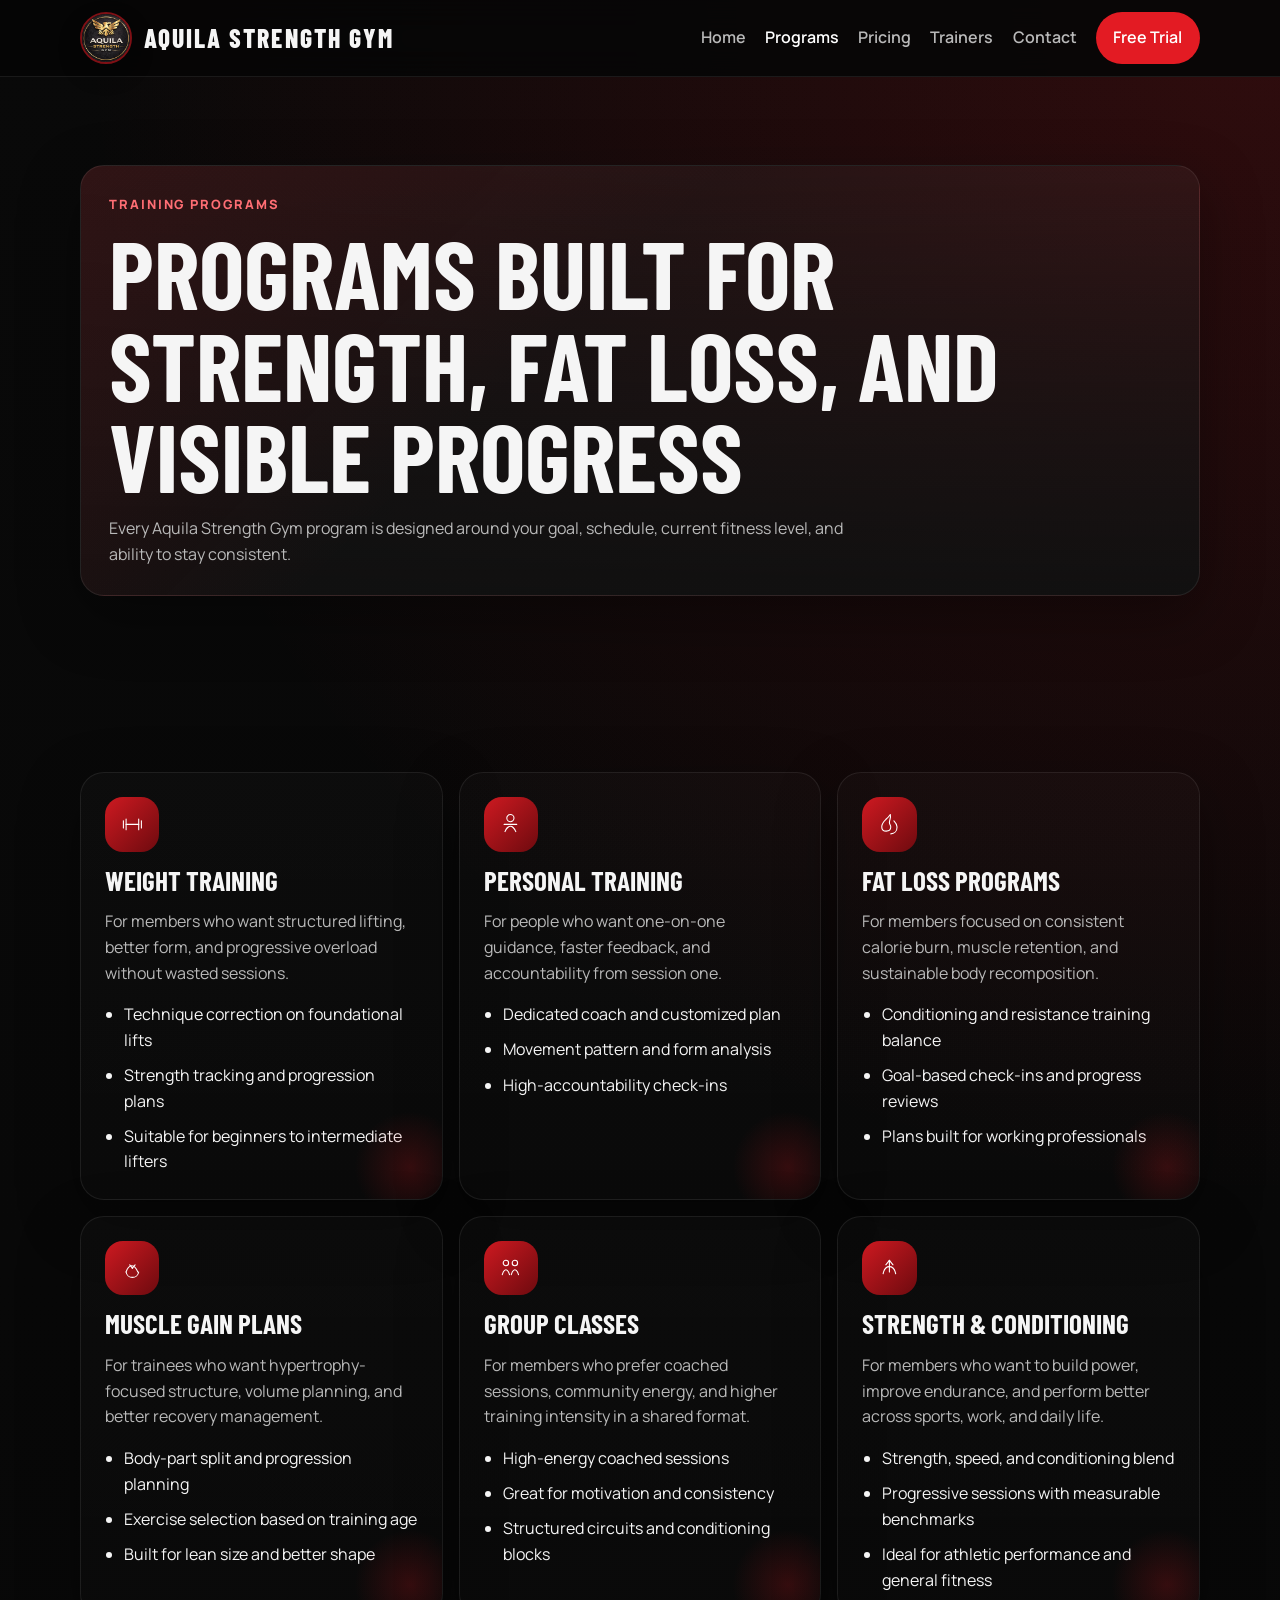
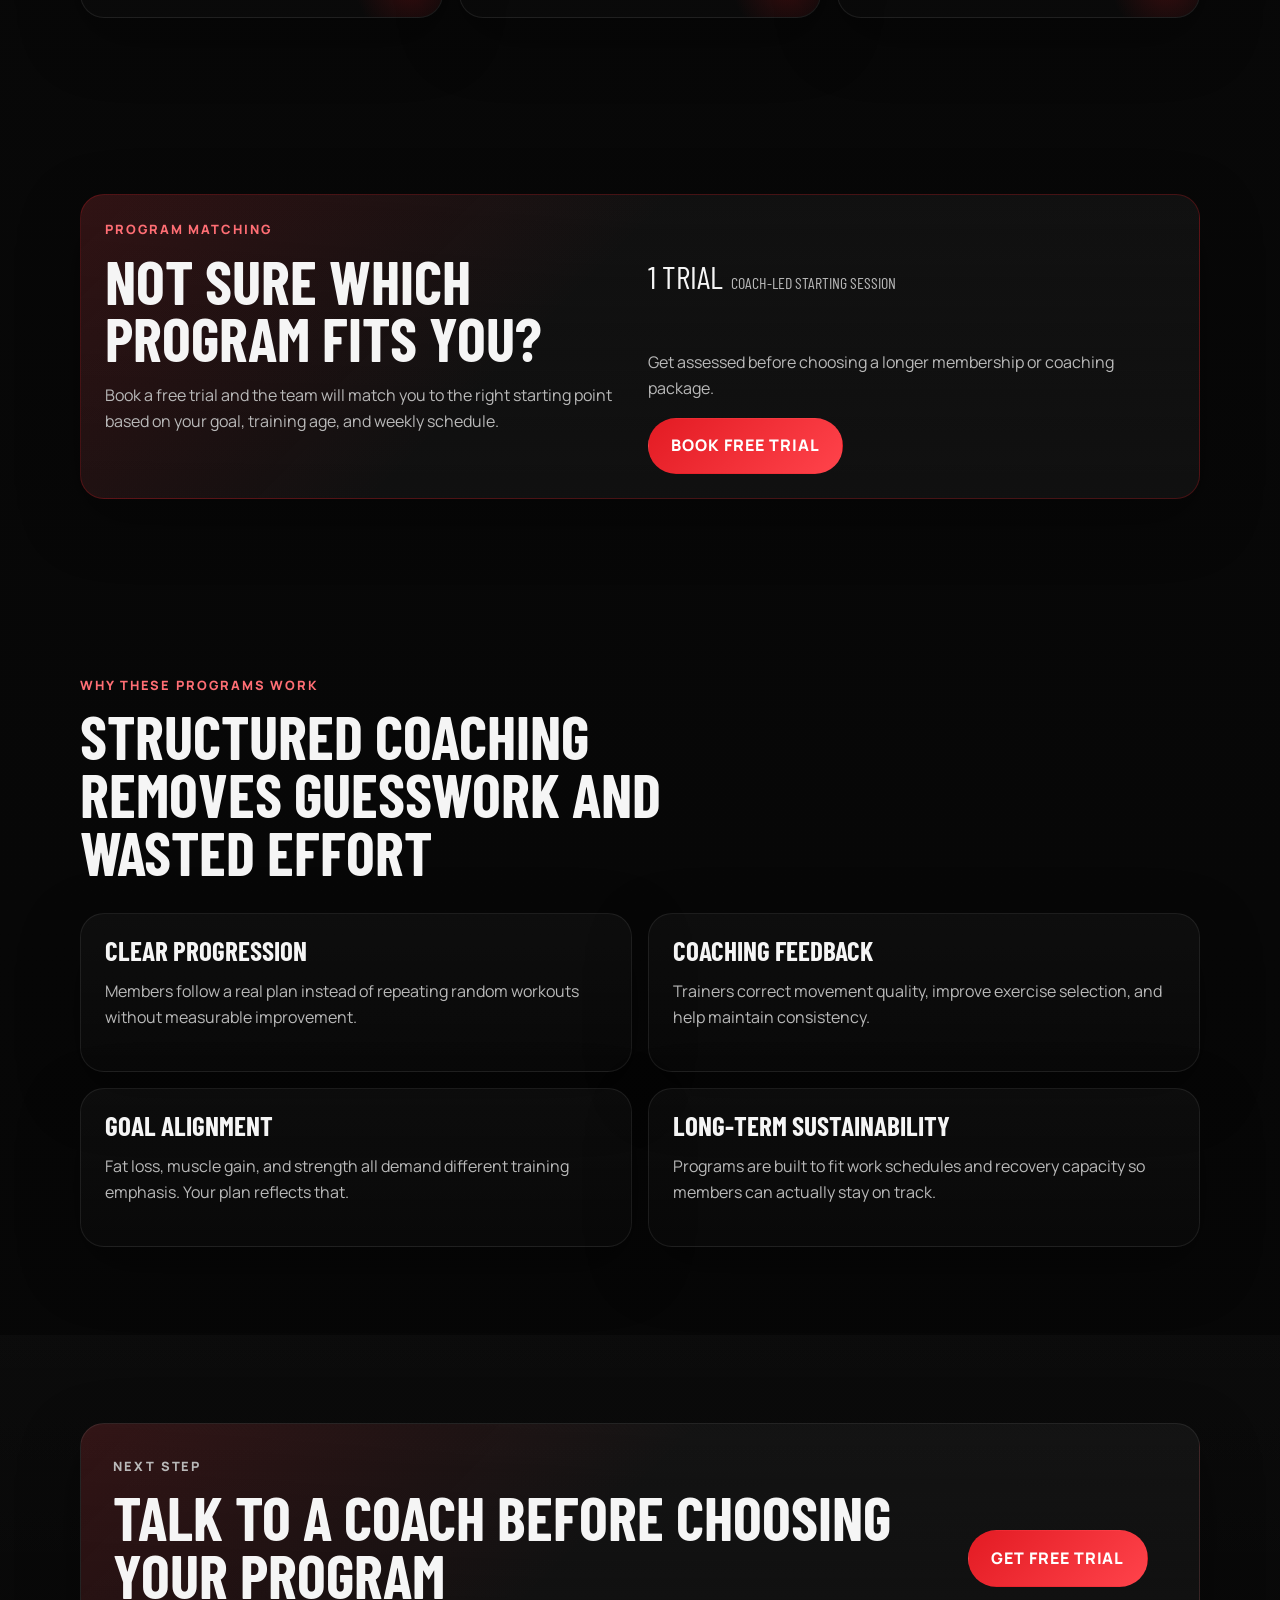
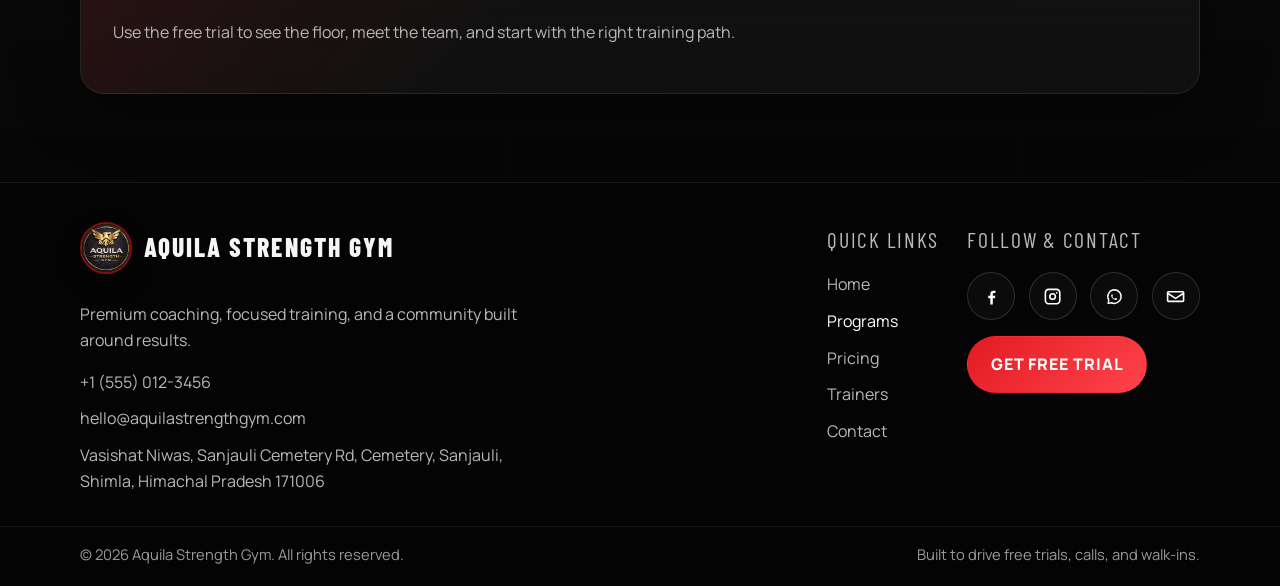
<file: pages/programs.html>
<!DOCTYPE html>
<html lang="en">
  <head>
    <meta charset="UTF-8" />
    <meta name="viewport" content="width=device-width, initial-scale=1.0" />
    <title>Gym Programs in Aquila Strength Gym | Personal Training, Fat Loss &amp; Strength</title>
    <meta
      name="description"
      content="Explore Aquila Strength Gym programs including weight training, personal training, fat loss coaching, muscle gain plans, and group classes."
    />
    <meta name="robots" content="index,follow,max-image-preview:large" />
    <link rel="canonical" href="https://www.aquilastrengthgym.com/pages/programs.html" />
    <meta property="og:type" content="website" />
    <meta property="og:title" content="Gym Programs | Aquila Strength Gym" />
    <meta
      property="og:description"
      content="See the strength, personal training, fat loss, and muscle gain programs available at Aquila Strength Gym."
    />
    <meta property="og:url" content="https://www.aquilastrengthgym.com/pages/programs.html" />
    <meta property="og:image" content="https://www.aquilastrengthgym.com/images/aquila-logo.jpg" />
    <meta name="twitter:card" content="summary_large_image" />
    <meta name="twitter:title" content="Gym Programs | Aquila Strength Gym" />
    <meta
      name="twitter:description"
      content="Find the right Aquila Strength Gym program for strength, fat loss, personal coaching, and muscle gain."
    />
    <meta name="twitter:image" content="https://www.aquilastrengthgym.com/images/aquila-logo.jpg" />
    <link rel="preconnect" href="https://fonts.googleapis.com" />
    <link rel="preconnect" href="https://fonts.gstatic.com" crossorigin />
    <link
      href="https://fonts.googleapis.com/css2?family=Barlow+Condensed:wght@600;700;800&amp;family=Manrope:wght@400;500;600;700&amp;display=swap"
      rel="stylesheet"
    />
    <link rel="icon" type="image/jpeg" href="/images/aquila-logo.jpg" />
    <link rel="apple-touch-icon" href="/images/aquila-logo.jpg" />
    <link rel="stylesheet" href="/style.css" />
    <script type="application/ld+json">
      {
        "@context": "https://schema.org",
        "@type": "WebPage",
        "name": "Programs | Aquila Strength Gym",
        "url": "https://www.aquilastrengthgym.com/pages/programs.html",
        "description": "Training programs at Aquila Strength Gym for personal training, fat loss, muscle gain, group classes, and strength development."
      }
    </script>
  </head>
  <body>
    <header class="site-header" id="site-header"></header>

    <main>
      <section class="page-hero section">
        <div class="container">
          <div class="page-hero-card reveal">
            <p class="eyebrow">Training Programs</p>
            <h1>Programs built for strength, fat loss, and visible progress</h1>
            <p class="page-lead">
              Every Aquila Strength Gym program is designed around your goal, schedule,
              current fitness level, and ability to stay consistent.
            </p>
          </div>
        </div>
      </section>

      <section class="programs section">
        <div class="container">
          <div class="program-grid">
            <article class="program-card reveal">
              <div class="program-icon" aria-hidden="true">
                <svg viewBox="0 0 64 64" role="img">
                  <path d="M12 24v16" />
                  <path d="M18 20v24" />
                  <path d="M46 20v24" />
                  <path d="M52 24v16" />
                  <path d="M18 32h28" />
                </svg>
              </div>
              <h3>Weight Training</h3>
              <p>For members who want structured lifting, better form, and progressive overload without wasted sessions.</p>
              <ul class="list-detailed">
                <li>Technique correction on foundational lifts</li>
                <li>Strength tracking and progression plans</li>
                <li>Suitable for beginners to intermediate lifters</li>
              </ul>
            </article>
            <article class="program-card reveal">
              <div class="program-icon" aria-hidden="true">
                <svg viewBox="0 0 64 64" role="img">
                  <circle cx="32" cy="18" r="8" />
                  <path d="M20 48c3-8 9-12 12-12s9 4 12 12" />
                  <path d="M18 32h28" />
                </svg>
              </div>
              <h3>Personal Training</h3>
              <p>For people who want one-on-one guidance, faster feedback, and accountability from session one.</p>
              <ul class="list-detailed">
                <li>Dedicated coach and customized plan</li>
                <li>Movement pattern and form analysis</li>
                <li>High-accountability check-ins</li>
              </ul>
            </article>
            <article class="program-card reveal">
              <div class="program-icon" aria-hidden="true">
                <svg viewBox="0 0 64 64" role="img">
                  <path d="M34 10c2 8-2 12-2 18 0 4 3 6 3 10 0 5-4 9-10 9S15 43 15 37c0-8 6-13 10-17 5-4 7-7 9-10Z" />
                  <path d="M42 24c4 4 7 8 7 14 0 9-6 15-14 15" />
                </svg>
              </div>
              <h3>Fat Loss Programs</h3>
              <p>For members focused on consistent calorie burn, muscle retention, and sustainable body recomposition.</p>
              <ul class="list-detailed">
                <li>Conditioning and resistance training balance</li>
                <li>Goal-based check-ins and progress reviews</li>
                <li>Plans built for working professionals</li>
              </ul>
            </article>
            <article class="program-card reveal">
              <div class="program-icon" aria-hidden="true">
                <svg viewBox="0 0 64 64" role="img">
                  <path d="M18 40c3-10 8-14 13-14 5 0 9 4 13 14" />
                  <path d="M18 40c1 7 7 12 14 12s13-5 14-12" />
                  <path d="M26 24c2 2 4 4 6 8 2-4 4-6 6-8" />
                </svg>
              </div>
              <h3>Muscle Gain Plans</h3>
              <p>For trainees who want hypertrophy-focused structure, volume planning, and better recovery management.</p>
              <ul class="list-detailed">
                <li>Body-part split and progression planning</li>
                <li>Exercise selection based on training age</li>
                <li>Built for lean size and better shape</li>
              </ul>
            </article>
            <article class="program-card reveal">
              <div class="program-icon" aria-hidden="true">
                <svg viewBox="0 0 64 64" role="img">
                  <circle cx="22" cy="20" r="6" />
                  <circle cx="42" cy="20" r="6" />
                  <path d="M14 46c2-7 6-11 8-11s6 4 8 11" />
                  <path d="M34 46c2-7 6-11 8-11s6 4 8 11" />
                </svg>
              </div>
              <h3>Group Classes</h3>
              <p>For members who prefer coached sessions, community energy, and higher training intensity in a shared format.</p>
              <ul class="list-detailed">
                <li>High-energy coached sessions</li>
                <li>Great for motivation and consistency</li>
                <li>Structured circuits and conditioning blocks</li>
              </ul>
            </article>
            <article class="program-card reveal">
              <div class="program-icon" aria-hidden="true">
                <svg viewBox="0 0 64 64" role="img">
                  <path d="M18 44c2-10 8-16 14-16s12 6 14 16" />
                  <path d="M24 24l8-10 8 10" />
                  <path d="M32 14v26" />
                </svg>
              </div>
              <h3>Strength &amp; Conditioning</h3>
              <p>For members who want to build power, improve endurance, and perform better across sports, work, and daily life.</p>
              <ul class="list-detailed">
                <li>Strength, speed, and conditioning blend</li>
                <li>Progressive sessions with measurable benchmarks</li>
                <li>Ideal for athletic performance and general fitness</li>
              </ul>
            </article>
          </div>
        </div>
      </section>

      <section class="section">
        <div class="container">
          <div class="split-banner reveal">
            <div>
              <p class="eyebrow">Program Matching</p>
              <h2>Not sure which program fits you?</h2>
              <p class="text-muted">
                Book a free trial and the team will match you to the right starting point
                based on your goal, training age, and weekly schedule.
              </p>
            </div>
            <div>
              <p class="inline-stat">1 Trial <span>Coach-led starting session</span></p>
              <p class="text-muted">
                Get assessed before choosing a longer membership or coaching package.
              </p>
              <a class="btn btn-primary" href="/pages/contact.html#contact-form">Book Free Trial</a>
            </div>
          </div>
        </div>
      </section>

      <section class="section">
        <div class="container">
          <div class="section-heading reveal">
            <p class="eyebrow">Why These Programs Work</p>
            <h2>Structured coaching removes guesswork and wasted effort</h2>
          </div>
          <div class="info-grid">
            <article class="content-card reveal">
              <h3>Clear Progression</h3>
              <p>Members follow a real plan instead of repeating random workouts without measurable improvement.</p>
            </article>
            <article class="content-card reveal">
              <h3>Coaching Feedback</h3>
              <p>Trainers correct movement quality, improve exercise selection, and help maintain consistency.</p>
            </article>
            <article class="content-card reveal">
              <h3>Goal Alignment</h3>
              <p>Fat loss, muscle gain, and strength all demand different training emphasis. Your plan reflects that.</p>
            </article>
            <article class="content-card reveal">
              <h3>Long-Term Sustainability</h3>
              <p>Programs are built to fit work schedules and recovery capacity so members can actually stay on track.</p>
            </article>
          </div>
        </div>
      </section>

      <section class="cta-banner section">
        <div class="container cta-box reveal">
          <div>
            <p class="eyebrow">Next Step</p>
            <h2>Talk to a coach before choosing your program</h2>
            <p>Use the free trial to see the floor, meet the team, and start with the right training path.</p>
          </div>
          <a class="btn btn-primary" href="/pages/contact.html#contact-form">Get Free Trial</a>
        </div>
      </section>
    </main>

    <footer class="site-footer" id="site-footer"></footer>

    <script src="/script.js"></script>
  </body>
</html>
</file>
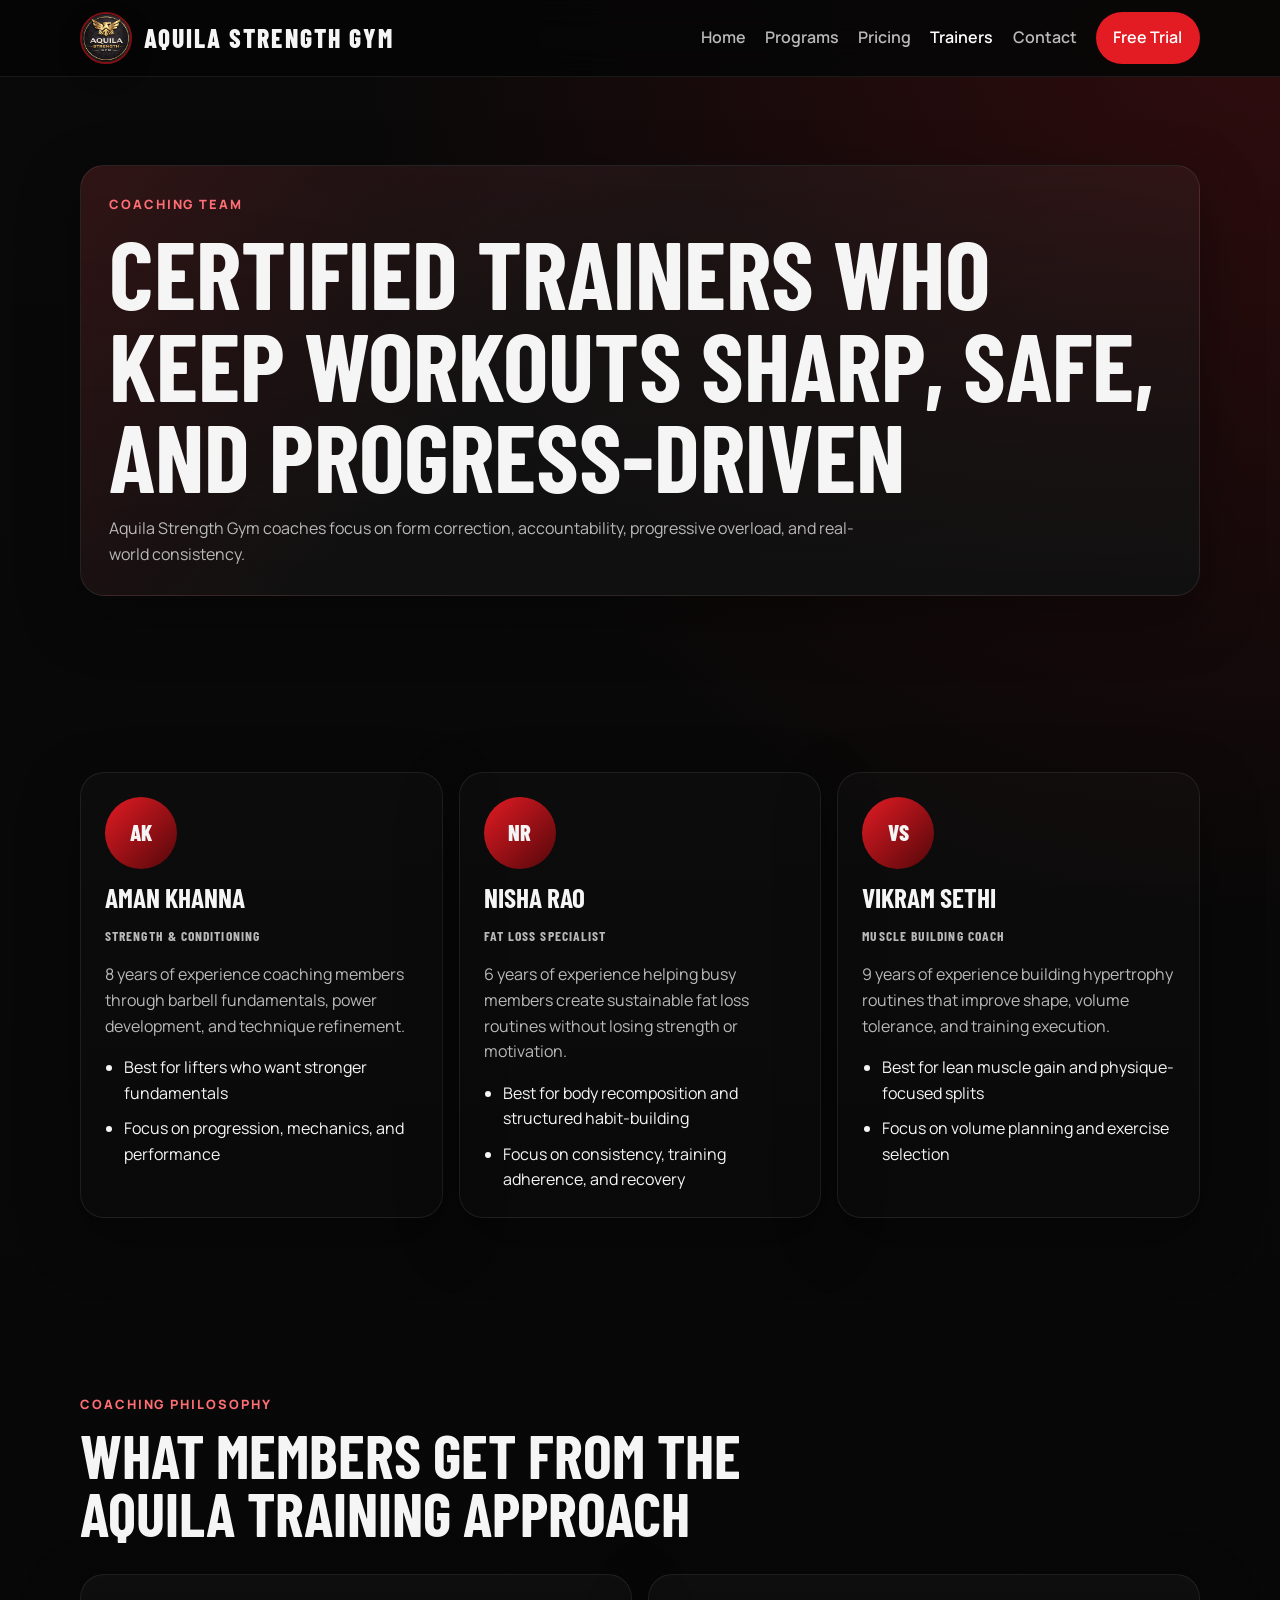
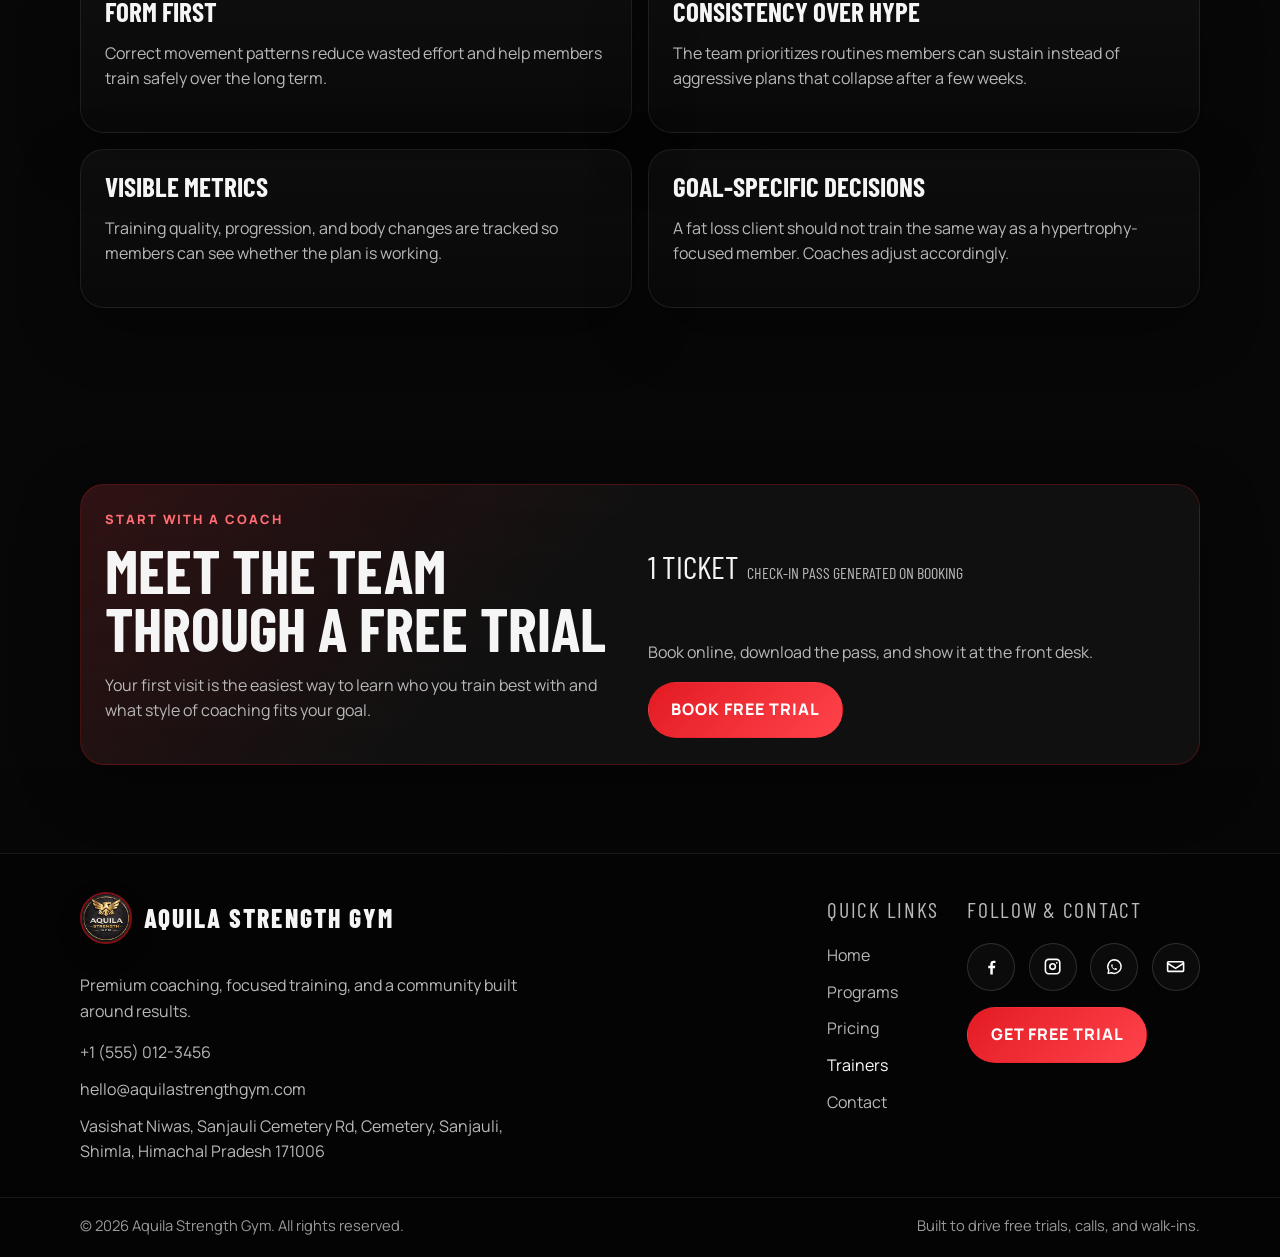
<file: pages/trainers.html>
<!DOCTYPE html>
<html lang="en">
  <head>
    <meta charset="UTF-8" />
    <meta name="viewport" content="width=device-width, initial-scale=1.0" />
    <title>Certified Gym Trainers | Aquila Strength Gym</title>
    <meta
      name="description"
      content="Meet the certified trainers at Aquila Strength Gym for strength coaching, fat loss, muscle gain, and personal training."
    />
    <meta name="robots" content="index,follow,max-image-preview:large" />
    <link rel="canonical" href="https://www.aquilastrengthgym.com/pages/trainers.html" />
    <meta property="og:type" content="website" />
    <meta property="og:title" content="Certified Gym Trainers | Aquila Strength Gym" />
    <meta
      property="og:description"
      content="See the coaching team behind Aquila Strength Gym and how each trainer helps members get results."
    />
    <meta property="og:url" content="https://www.aquilastrengthgym.com/pages/trainers.html" />
    <meta property="og:image" content="https://www.aquilastrengthgym.com/images/aquila-logo.jpg" />
    <meta name="twitter:card" content="summary_large_image" />
    <meta name="twitter:title" content="Certified Gym Trainers | Aquila Strength Gym" />
    <meta
      name="twitter:description"
      content="Meet the Aquila Strength Gym coaching team for strength, fat loss, and personal training."
    />
    <meta name="twitter:image" content="https://www.aquilastrengthgym.com/images/aquila-logo.jpg" />
    <link rel="preconnect" href="https://fonts.googleapis.com" />
    <link rel="preconnect" href="https://fonts.gstatic.com" crossorigin />
    <link
      href="https://fonts.googleapis.com/css2?family=Barlow+Condensed:wght@600;700;800&amp;family=Manrope:wght@400;500;600;700&amp;display=swap"
      rel="stylesheet"
    />
    <link rel="icon" type="image/jpeg" href="/images/aquila-logo.jpg" />
    <link rel="apple-touch-icon" href="/images/aquila-logo.jpg" />
    <link rel="stylesheet" href="/style.css" />
    <script type="application/ld+json">
      {
        "@context": "https://schema.org",
        "@type": "WebPage",
        "name": "Trainers | Aquila Strength Gym",
        "url": "https://www.aquilastrengthgym.com/pages/trainers.html",
        "description": "Meet the trainers at Aquila Strength Gym for strength coaching, fat loss, and muscle gain support."
      }
    </script>
  </head>
  <body>
    <header class="site-header" id="site-header"></header>

    <main>
      <section class="page-hero section">
        <div class="container">
          <div class="page-hero-card reveal">
            <p class="eyebrow">Coaching Team</p>
            <h1>Certified trainers who keep workouts sharp, safe, and progress-driven</h1>
            <p class="page-lead">
              Aquila Strength Gym coaches focus on form correction, accountability,
              progressive overload, and real-world consistency.
            </p>
          </div>
        </div>
      </section>

      <section class="trainers section">
        <div class="container">
          <div class="trainers-grid">
            <article class="trainer-card reveal">
              <div class="trainer-photo">AK</div>
              <h3>Aman Khanna</h3>
              <p class="trainer-role">Strength &amp; Conditioning</p>
              <p>8 years of experience coaching members through barbell fundamentals, power development, and technique refinement.</p>
              <ul class="list-detailed">
                <li>Best for lifters who want stronger fundamentals</li>
                <li>Focus on progression, mechanics, and performance</li>
              </ul>
            </article>
            <article class="trainer-card reveal">
              <div class="trainer-photo">NR</div>
              <h3>Nisha Rao</h3>
              <p class="trainer-role">Fat Loss Specialist</p>
              <p>6 years of experience helping busy members create sustainable fat loss routines without losing strength or motivation.</p>
              <ul class="list-detailed">
                <li>Best for body recomposition and structured habit-building</li>
                <li>Focus on consistency, training adherence, and recovery</li>
              </ul>
            </article>
            <article class="trainer-card reveal">
              <div class="trainer-photo">VS</div>
              <h3>Vikram Sethi</h3>
              <p class="trainer-role">Muscle Building Coach</p>
              <p>9 years of experience building hypertrophy routines that improve shape, volume tolerance, and training execution.</p>
              <ul class="list-detailed">
                <li>Best for lean muscle gain and physique-focused splits</li>
                <li>Focus on volume planning and exercise selection</li>
              </ul>
            </article>
          </div>
        </div>
      </section>

      <section class="section">
        <div class="container">
          <div class="section-heading reveal">
            <p class="eyebrow">Coaching Philosophy</p>
            <h2>What members get from the Aquila training approach</h2>
          </div>
          <div class="info-grid">
            <article class="content-card reveal">
              <h3>Form First</h3>
              <p>Correct movement patterns reduce wasted effort and help members train safely over the long term.</p>
            </article>
            <article class="content-card reveal">
              <h3>Consistency Over Hype</h3>
              <p>The team prioritizes routines members can sustain instead of aggressive plans that collapse after a few weeks.</p>
            </article>
            <article class="content-card reveal">
              <h3>Visible Metrics</h3>
              <p>Training quality, progression, and body changes are tracked so members can see whether the plan is working.</p>
            </article>
            <article class="content-card reveal">
              <h3>Goal-Specific Decisions</h3>
              <p>A fat loss client should not train the same way as a hypertrophy-focused member. Coaches adjust accordingly.</p>
            </article>
          </div>
        </div>
      </section>

      <section class="section">
        <div class="container">
          <div class="split-banner reveal">
            <div>
              <p class="eyebrow">Start With A Coach</p>
              <h2>Meet the team through a free trial</h2>
              <p class="text-muted">
                Your first visit is the easiest way to learn who you train best with and
                what style of coaching fits your goal.
              </p>
            </div>
            <div>
              <p class="inline-stat">1 Ticket <span>Check-in pass generated on booking</span></p>
              <p class="text-muted">Book online, download the pass, and show it at the front desk.</p>
              <a class="btn btn-primary" href="/pages/contact.html#contact-form">Book Free Trial</a>
            </div>
          </div>
        </div>
      </section>
    </main>

    <footer class="site-footer" id="site-footer"></footer>

    <script src="/script.js"></script>
  </body>
</html>
</file>
<file: style.css>
:root {
  --bg: #060606;
  --panel: #111111;
  --panel-2: #171717;
  --text: #f5f5f5;
  --muted: #b9b9b9;
  --line: rgba(255, 255, 255, 0.08);
  --primary: #e31b23;
  --primary-dark: #9f1016;
  --white: #ffffff;
  --shadow: 0 20px 60px rgba(0, 0, 0, 0.35);
  --radius: 24px;
  --radius-sm: 16px;
  --container: min(1120px, calc(100% - 2rem));
  --nav-height: 76px;
}

* {
  box-sizing: border-box;
}

html {
  scroll-behavior: smooth;
}

body {
  margin: 0;
  font-family: "Manrope", sans-serif;
  background:
    radial-gradient(circle at top right, rgba(227, 27, 35, 0.18), transparent 30%),
    linear-gradient(180deg, #090909 0%, #060606 100%);
  color: var(--text);
  line-height: 1.6;
}

img {
  max-width: 100%;
  display: block;
}

a {
  color: inherit;
  text-decoration: none;
}

button,
input,
textarea {
  font: inherit;
}

.container {
  width: var(--container);
  margin: 0 auto;
}

.section {
  padding: 4.5rem 0;
}

.site-header {
  position: sticky;
  top: 0;
  z-index: 1000;
  background: rgba(6, 6, 6, 0.9);
  backdrop-filter: blur(16px);
  border-bottom: 1px solid var(--line);
}

.navbar {
  min-height: var(--nav-height);
  display: flex;
  align-items: center;
  justify-content: space-between;
  gap: 1rem;
}

.logo {
  display: inline-flex;
  align-items: center;
  gap: 0.75rem;
  font-family: "Barlow Condensed", sans-serif;
  font-size: 1.6rem;
  font-weight: 800;
  text-transform: uppercase;
  letter-spacing: 0.08em;
}

.logo-mark {
  width: 52px;
  height: 52px;
  border-radius: 50%;
  object-fit: cover;
  border: 2px solid rgba(227, 27, 35, 0.55);
  box-shadow: 0 10px 22px rgba(0, 0, 0, 0.28);
  flex-shrink: 0;
}

.logo-text {
  display: inline-block;
  line-height: 0.95;
}

.nav-toggle {
  width: 48px;
  height: 48px;
  border: 1px solid var(--line);
  border-radius: 999px;
  background: transparent;
  display: inline-flex;
  flex-direction: column;
  justify-content: center;
  align-items: center;
  gap: 0.28rem;
  color: var(--text);
  cursor: pointer;
}

.nav-toggle span {
  width: 18px;
  height: 2px;
  background: var(--white);
  transition: transform 0.3s ease, opacity 0.3s ease;
}

.nav-toggle.active span:nth-child(1) {
  transform: translateY(6px) rotate(45deg);
}

.nav-toggle.active span:nth-child(2) {
  opacity: 0;
}

.nav-toggle.active span:nth-child(3) {
  transform: translateY(-6px) rotate(-45deg);
}

.nav-menu {
  position: absolute;
  top: calc(100% + 0.75rem);
  left: 1rem;
  right: 1rem;
  display: grid;
  gap: 0.6rem;
  padding: 1rem;
  border: 1px solid var(--line);
  border-radius: var(--radius-sm);
  background: rgba(17, 17, 17, 0.97);
  transform: scale(0.98);
  transform-origin: top;
  opacity: 0;
  pointer-events: none;
  transition: opacity 0.25s ease, transform 0.25s ease;
}

.nav-menu.open {
  opacity: 1;
  pointer-events: auto;
  transform: scale(1);
}

.nav-menu a {
  display: inline-flex;
  align-items: center;
  font-weight: 600;
  color: var(--muted);
  transition: color 0.25s ease;
}

.nav-menu a[aria-current="page"] {
  color: var(--white);
}

.nav-menu a:hover,
.nav-menu a:focus-visible {
  color: var(--white);
}

.nav-cta {
  display: inline-flex;
  justify-content: center;
  align-items: center;
  padding: 0.85rem 1.1rem;
  border-radius: 999px;
  background: var(--primary);
  color: var(--white) !important;
}

.hero {
  position: relative;
  overflow: hidden;
  min-height: calc(100vh - var(--nav-height));
  display: flex;
  align-items: center;
  background:
    linear-gradient(180deg, rgba(6, 6, 6, 0.55), rgba(6, 6, 6, 0.9)),
    linear-gradient(90deg, rgba(6, 6, 6, 0.92) 0%, rgba(6, 6, 6, 0.55) 55%, rgba(6, 6, 6, 0.75) 100%),
    url("https://images.unsplash.com/photo-1534438327276-14e5300c3a48?auto=format&fit=crop&w=1400&q=80")
      center / cover no-repeat;
}

.hero-overlay {
  position: absolute;
  inset: 0;
  background:
    linear-gradient(135deg, rgba(227, 27, 35, 0.12), transparent 30%),
    radial-gradient(circle at bottom right, rgba(227, 27, 35, 0.18), transparent 28%);
  pointer-events: none;
}

.hero-grid,
.contact-grid,
.cta-box,
.footer-grid {
  position: relative;
  z-index: 1;
}

.hero-grid {
  display: grid;
  gap: 1.5rem;
  align-items: center;
}

.page-hero {
  padding: 2rem 0 1.5rem;
}

.breadcrumbs {
  display: flex;
  align-items: center;
  flex-wrap: wrap;
  gap: 0.5rem;
  margin-bottom: 1rem;
  color: var(--muted);
  font-size: 0.95rem;
}

.breadcrumbs a:hover,
.breadcrumbs a:focus-visible {
  color: var(--white);
}

.page-hero-card {
  padding: 1.75rem;
  border: 1px solid var(--line);
  border-radius: var(--radius);
  background:
    linear-gradient(135deg, rgba(227, 27, 35, 0.14), transparent 42%),
    linear-gradient(180deg, rgba(255, 255, 255, 0.04), rgba(17, 17, 17, 0.96));
  box-shadow: var(--shadow);
}

.page-hero-card h1 {
  max-width: none;
}

.page-lead {
  max-width: 48rem;
  margin: 1rem 0 0;
  color: var(--muted);
}

.content-grid,
.info-grid,
.detail-grid,
.faq-grid,
.preview-grid,
.contact-quick-grid {
  display: grid;
  gap: 1rem;
}

.content-card,
.faq-card,
.notice-card,
.contact-quick-card {
  padding: 1.5rem;
  border: 1px solid var(--line);
  border-radius: var(--radius);
  background: linear-gradient(180deg, rgba(255, 255, 255, 0.03), rgba(255, 255, 255, 0.01));
  box-shadow: var(--shadow);
}

.content-card h3,
.faq-card h3,
.notice-card h3,
.contact-quick-card h3 {
  margin-bottom: 0.8rem;
}

.content-card p,
.faq-card p,
.notice-card p,
.contact-quick-card p,
.content-card li,
.notice-card li {
  color: var(--muted);
}

.list-clean {
  margin: 0;
  padding: 0;
  list-style: none;
}

.list-clean li + li {
  margin-top: 0.75rem;
}

.list-detailed {
  margin: 1rem 0 0;
  padding-left: 1.2rem;
}

.list-detailed li + li {
  margin-top: 0.6rem;
}

.section-link {
  display: inline-flex;
  align-items: center;
  margin-top: 1rem;
  color: #ff8f93;
  font-weight: 700;
  letter-spacing: 0.04em;
  text-transform: uppercase;
  font-size: 0.9rem;
}

.section-link:hover,
.section-link:focus-visible {
  color: var(--white);
}

.eyebrow + .section-link {
  margin-top: 0;
}

.split-banner {
  display: grid;
  gap: 1rem;
  padding: 1.5rem;
  border: 1px solid rgba(227, 27, 35, 0.25);
  border-radius: var(--radius);
  background:
    linear-gradient(135deg, rgba(227, 27, 35, 0.15), transparent 42%),
    linear-gradient(180deg, rgba(255, 255, 255, 0.04), rgba(17, 17, 17, 0.96));
  box-shadow: var(--shadow);
}

.inline-stat {
  display: inline-flex;
  align-items: baseline;
  gap: 0.5rem;
  font-family: "Barlow Condensed", sans-serif;
  font-size: 2rem;
  text-transform: uppercase;
}

.inline-stat span {
  font-size: 1rem;
  color: var(--muted);
}

.hours-list strong {
  color: var(--white);
}

.contact-quick-card a,
.notice-card a {
  font-weight: 700;
}

.text-muted {
  color: var(--muted);
}

.eyebrow {
  margin: 0 0 0.75rem;
  color: #ff6e74;
  text-transform: uppercase;
  letter-spacing: 0.15em;
  font-size: 0.8rem;
  font-weight: 800;
}

.section-heading {
  max-width: 42rem;
  margin-bottom: 2rem;
}

.section-heading.center {
  text-align: center;
  margin-left: auto;
  margin-right: auto;
}

h1,
h2,
h3 {
  margin: 0;
  font-family: "Barlow Condensed", sans-serif;
  line-height: 0.95;
  text-transform: uppercase;
}

h1 {
  font-size: clamp(3.2rem, 10vw, 6rem);
  max-width: 10ch;
}

h2 {
  font-size: clamp(2.2rem, 6vw, 3.8rem);
}

h3 {
  font-size: 1.7rem;
}

.hero-subtext {
  margin: 1rem 0 0;
  font-size: 1.2rem;
  font-weight: 700;
  color: var(--white);
}

.hero-description,
.section-heading p:last-child,
.stat-card p,
.program-card p,
.transform-copy p,
.step-card p,
.trainer-card p,
.cta-box p,
.contact-copy p,
.site-footer p {
  color: var(--muted);
}

.hero-description {
  max-width: 34rem;
  margin: 1rem 0 0;
}

.hero-actions {
  display: flex;
  flex-direction: column;
  gap: 0.85rem;
  margin: 1.8rem 0 1.5rem;
}

.btn {
  display: inline-flex;
  justify-content: center;
  align-items: center;
  min-height: 52px;
  padding: 0.9rem 1.4rem;
  border: 1px solid transparent;
  border-radius: 999px;
  font-weight: 800;
  text-transform: uppercase;
  letter-spacing: 0.06em;
  transition:
    transform 0.2s ease,
    background 0.25s ease,
    border-color 0.25s ease,
    color 0.25s ease,
    box-shadow 0.25s ease;
}

.btn:hover,
.btn:focus-visible {
  transform: translateY(-2px);
  box-shadow: 0 14px 30px rgba(227, 27, 35, 0.22);
}

.btn-primary {
  background: linear-gradient(135deg, var(--primary) 0%, #ff434b 100%);
  color: var(--white);
}

.btn-secondary {
  background: transparent;
  border-color: rgba(255, 255, 255, 0.22);
  color: var(--white);
}

.btn-secondary:hover,
.btn-secondary:focus-visible {
  border-color: rgba(255, 255, 255, 0.45);
}

.btn-block {
  width: 100%;
}

.hero-trust,
.stats-grid,
.testimonials-grid,
.program-grid,
.transform-grid,
.steps-grid,
.pricing-grid,
.trainers-grid {
  display: grid;
  gap: 1rem;
}

.testimonials-grid {
  margin-top: 1rem;
}

.hero-trust {
  grid-template-columns: 1fr;
}

.hero-trust div,
.stat-card,
.testimonial-card,
.program-card,
.transform-card,
.step-card,
.price-card,
.trainer-card,
.hero-card,
.contact-form,
.cta-box {
  border: 1px solid var(--line);
  background: linear-gradient(180deg, rgba(255, 255, 255, 0.02), rgba(255, 255, 255, 0.01));
  box-shadow: var(--shadow);
}

.hero-trust div {
  padding: 1rem 0.8rem;
  border-radius: var(--radius-sm);
  backdrop-filter: blur(10px);
}

.hero-trust strong {
  display: block;
  font-family: "Barlow Condensed", sans-serif;
  font-size: 1.4rem;
}

.hero-trust span {
  color: var(--muted);
  font-size: 0.9rem;
}

.hero-card {
  padding: 1.5rem;
  border-radius: var(--radius);
  background: linear-gradient(180deg, rgba(227, 27, 35, 0.12), rgba(17, 17, 17, 0.94));
}

.card-label,
.badge {
  display: inline-flex;
  align-items: center;
  justify-content: center;
  min-height: 32px;
  padding: 0.35rem 0.7rem;
  border-radius: 999px;
  font-size: 0.8rem;
  font-weight: 800;
  text-transform: uppercase;
  letter-spacing: 0.08em;
}

.card-label {
  margin: 0 0 1rem;
  background: rgba(255, 255, 255, 0.08);
  color: var(--white);
}

.hero-checklist,
.price-card ul {
  margin: 1.2rem 0 1.5rem;
  padding: 0;
  list-style: none;
}

.hero-checklist li,
.price-card li {
  position: relative;
  padding-left: 1.6rem;
  color: var(--muted);
}

.hero-checklist li + li,
.price-card li + li {
  margin-top: 0.7rem;
}

.hero-checklist li::before,
.price-card li::before {
  content: "";
  position: absolute;
  left: 0;
  top: 0.62rem;
  width: 0.55rem;
  height: 0.55rem;
  border-radius: 999px;
  background: linear-gradient(135deg, var(--primary) 0%, #ff5c62 100%);
  transform: translateY(-50%);
}

.trust,
.gallery,
.social-feed,
.transform,
.pricing,
.cta-banner {
  background: linear-gradient(180deg, rgba(255, 255, 255, 0.02), transparent);
}

.stat-card,
.testimonial-card,
.program-card,
.step-card,
.price-card,
.trainer-card {
  padding: 1.5rem;
  border-radius: var(--radius);
}

.stat-card strong,
.price-card .price,
.step-card span,
.trainer-role {
  font-family: "Barlow Condensed", sans-serif;
}

.stat-card strong {
  display: block;
  margin-bottom: 0.5rem;
  font-size: 1.8rem;
  text-transform: uppercase;
}

.testimonial-card span,
.trainer-role {
  color: #ff787d;
  text-transform: uppercase;
  letter-spacing: 0.08em;
  font-size: 0.85rem;
  font-weight: 700;
}

.program-card {
  position: relative;
  overflow: hidden;
}

.program-card::after {
  content: "";
  position: absolute;
  inset: auto -1.5rem -1.5rem auto;
  width: 7rem;
  height: 7rem;
  border-radius: 50%;
  background: radial-gradient(circle, rgba(227, 27, 35, 0.2), transparent 70%);
}

.program-icon,
.trainer-photo,
.placeholder {
  display: grid;
  place-items: center;
}

.program-icon {
  width: 3.4rem;
  height: 3.4rem;
  margin-bottom: 1rem;
  border-radius: 18px;
  background: linear-gradient(135deg, rgba(227, 27, 35, 0.9), rgba(120, 10, 15, 0.9));
}

.program-icon svg {
  width: 1.8rem;
  height: 1.8rem;
  fill: none;
  stroke: var(--white);
  stroke-width: 2.4;
  stroke-linecap: round;
  stroke-linejoin: round;
}

.instagram-widget {
  display: grid;
  gap: 1rem;
}

.instagram-widget-bar {
  display: grid;
  gap: 1rem;
  padding: 1rem;
  border: 1px solid var(--line);
  border-radius: var(--radius);
  background:
    linear-gradient(135deg, rgba(227, 27, 35, 0.12), transparent 40%),
    linear-gradient(180deg, rgba(255, 255, 255, 0.03), rgba(17, 17, 17, 0.96));
  box-shadow: var(--shadow);
}

.instagram-profile-card {
  display: grid;
  grid-template-columns: auto 1fr;
  gap: 1rem;
  align-items: center;
}

.instagram-avatar {
  width: 4.5rem;
  height: 4.5rem;
  display: block;
  border-radius: 1.4rem;
  object-fit: cover;
  border: 1px solid rgba(255, 255, 255, 0.12);
  box-shadow: var(--shadow);
}

.instagram-handle {
  margin: 0 0 0.35rem;
  color: #ff9ba0;
  font-family: "Barlow Condensed", sans-serif;
  font-size: 1rem;
  letter-spacing: 0.16em;
  text-transform: uppercase;
}

.instagram-profile-card h3 {
  margin: 0;
}

.instagram-profile-card p:last-child {
  margin: 0.45rem 0 0;
}

.instagram-cta-row {
  display: flex;
  flex-wrap: wrap;
  gap: 0.75rem;
}

.instagram-post-grid {
  display: grid;
  gap: 1rem;
}

.instagram-post-card {
  overflow: hidden;
  border: 1px solid var(--line);
  border-radius: var(--radius);
  background:
    linear-gradient(180deg, rgba(255, 255, 255, 0.03), rgba(255, 255, 255, 0.01));
  box-shadow: var(--shadow);
  color: inherit;
  text-decoration: none;
  transition: transform 220ms ease, border-color 220ms ease;
}

.instagram-post-card:hover,
.instagram-post-card:focus-visible {
  transform: translateY(-0.25rem);
  border-color: rgba(227, 27, 35, 0.38);
}

.instagram-post-media {
  aspect-ratio: 1 / 1;
}

.instagram-post-media img {
  display: block;
  width: 100%;
  height: 100%;
  object-fit: cover;
}

.instagram-post-body {
  padding: 1rem;
}

.instagram-post-tag {
  display: inline-block;
  margin-bottom: 0.75rem;
  padding: 0.35rem 0.6rem;
  border: 1px solid rgba(255, 255, 255, 0.12);
  border-radius: 999px;
  background: rgba(255, 255, 255, 0.03);
  font-family: "Barlow Condensed", sans-serif;
  font-size: 0.9rem;
  letter-spacing: 0.12em;
  text-transform: uppercase;
}

.instagram-post-body strong {
  display: block;
  font-family: "Barlow Condensed", sans-serif;
  font-size: 1.5rem;
  letter-spacing: 0.04em;
  text-transform: uppercase;
}

.instagram-post-body p {
  margin: 0.45rem 0 0;
  color: #dddddd;
}

.instagram-post-link {
  display: inline-block;
  margin-top: 1rem;
  color: #ff9ba0;
  font-family: "Barlow Condensed", sans-serif;
  font-size: 1rem;
  letter-spacing: 0.12em;
  text-transform: uppercase;
}

.transform-card {
  padding: 1rem;
  border-radius: var(--radius);
}

.transform-shot {
  position: relative;
  overflow: hidden;
  min-height: 220px;
  border-radius: calc(var(--radius) - 8px);
  border: 1px solid rgba(255, 255, 255, 0.12);
  background:
    linear-gradient(135deg, rgba(227, 27, 35, 0.18), transparent 45%),
    linear-gradient(180deg, rgba(255, 255, 255, 0.04), rgba(17, 17, 17, 0.96));
}

.transform-photo {
  display: block;
  width: 100%;
  min-height: 220px;
  object-fit: cover;
}

.transform-shot::after {
  content: "";
  position: absolute;
  inset: 0;
  background: linear-gradient(180deg, transparent 55%, rgba(0, 0, 0, 0.78) 100%);
  pointer-events: none;
}

.transform-label {
  position: absolute;
  left: 1rem;
  bottom: 1rem;
  z-index: 1;
  padding: 0.35rem 0.7rem;
  border: 1px solid rgba(255, 255, 255, 0.16);
  border-radius: 999px;
  background: rgba(0, 0, 0, 0.42);
  font-family: "Barlow Condensed", sans-serif;
  font-size: 1rem;
  letter-spacing: 0.12em;
  text-transform: uppercase;
}

.placeholder {
  min-height: 220px;
  border-radius: calc(var(--radius) - 8px);
  border: 1px dashed rgba(255, 255, 255, 0.12);
  font-family: "Barlow Condensed", sans-serif;
  font-size: 2rem;
  text-transform: uppercase;
  letter-spacing: 0.12em;
  color: rgba(255, 255, 255, 0.85);
  background:
    linear-gradient(135deg, rgba(227, 27, 35, 0.22), rgba(255, 255, 255, 0.04)),
    linear-gradient(180deg, #1b1b1b 0%, #111111 100%);
}

.transform-card .after,
.transform-card .transform-shot + .transform-shot {
  margin-top: 1rem;
}

.transform-copy {
  padding: 1.2rem 0.3rem 0.2rem;
}

.step-card span {
  display: inline-block;
  margin-bottom: 1rem;
  font-size: 3rem;
  color: rgba(255, 255, 255, 0.18);
}

.price-card {
  position: relative;
}

.price-card .price {
  margin: 1rem 0;
  font-size: 3rem;
  line-height: 1;
}

.price-card .price span {
  font-size: 1rem;
  color: var(--muted);
}

.price-note {
  margin: -0.35rem 0 1rem;
  font-size: 0.95rem;
}

.popular {
  border-color: rgba(227, 27, 35, 0.45);
  transform: translateY(-0.2rem);
  background: linear-gradient(180deg, rgba(227, 27, 35, 0.16), rgba(17, 17, 17, 0.98));
}

.badge {
  margin-bottom: 1rem;
  background: rgba(227, 27, 35, 0.18);
  color: #ff9ba0;
}

.trainer-photo {
  width: 4.5rem;
  height: 4.5rem;
  margin-bottom: 1rem;
  border-radius: 50%;
  background: linear-gradient(135deg, rgba(227, 27, 35, 1), rgba(83, 7, 10, 1));
  font-family: "Barlow Condensed", sans-serif;
  font-size: 1.4rem;
  font-weight: 800;
}

.cta-box {
  display: grid;
  gap: 1.2rem;
  align-items: center;
  padding: 2rem;
  border-radius: var(--radius);
  background:
    linear-gradient(135deg, rgba(227, 27, 35, 0.15), transparent 45%),
    linear-gradient(180deg, rgba(255, 255, 255, 0.04), rgba(17, 17, 17, 0.95));
}

.contact-grid {
  display: grid;
  gap: 1.5rem;
  align-items: start;
}

.contact-stack {
  display: grid;
  gap: 1rem;
}

.contact-info {
  display: grid;
  gap: 0.9rem;
}

.contact-info a {
  font-size: 1.1rem;
  font-weight: 700;
}

.contact-form {
  padding: 1.5rem;
  border-radius: var(--radius);
  scroll-margin-top: calc(var(--nav-height) + 1.5rem);
}

.form-hidden {
  position: absolute;
  left: -9999px;
  width: 1px;
  height: 1px;
  overflow: hidden;
}

.trial-ticket-panel {
  padding: 1.5rem;
  border: 1px solid rgba(227, 27, 35, 0.25);
  border-radius: var(--radius);
  background:
    linear-gradient(135deg, rgba(227, 27, 35, 0.14), transparent 45%),
    linear-gradient(180deg, rgba(255, 255, 255, 0.04), rgba(17, 17, 17, 0.96));
  box-shadow: var(--shadow);
}

.trial-ticket-header {
  margin-bottom: 1rem;
}

.trial-ticket {
  padding: 1.2rem;
  border: 1px dashed rgba(255, 255, 255, 0.2);
  border-radius: calc(var(--radius) - 8px);
  background:
    linear-gradient(180deg, rgba(255, 255, 255, 0.06), rgba(255, 255, 255, 0.02)),
    #0e0e0e;
}

.ticket-topline,
.ticket-grid,
.ticket-actions {
  display: grid;
  gap: 1rem;
}

.ticket-topline {
  padding-bottom: 1rem;
  border-bottom: 1px solid var(--line);
}

.ticket-grid {
  padding: 1rem 0;
}

.ticket-label {
  display: block;
  margin-bottom: 0.3rem;
  color: #ff8f93;
  font-size: 0.8rem;
  font-weight: 800;
  letter-spacing: 0.12em;
  text-transform: uppercase;
}

.trial-ticket strong {
  display: block;
  font-family: "Barlow Condensed", sans-serif;
  font-size: 1.4rem;
  letter-spacing: 0.04em;
  text-transform: uppercase;
}

.ticket-note {
  padding-top: 1rem;
  border-top: 1px solid var(--line);
}

.ticket-note p {
  margin: 0;
  color: #dddddd;
}

.ticket-actions {
  margin-top: 1rem;
  grid-template-columns: 1fr;
}

.form-group + .form-group {
  margin-top: 1rem;
}

.contact-form .form-group:last-of-type {
  margin-bottom: 1.5rem;
}

label {
  display: block;
  margin-bottom: 0.45rem;
  font-size: 0.95rem;
  font-weight: 700;
}

input,
textarea,
select {
  width: 100%;
  padding: 0.95rem 1rem;
  border: 1px solid rgba(255, 255, 255, 0.12);
  border-radius: 18px;
  background: rgba(255, 255, 255, 0.03);
  color: var(--white);
  transition: border-color 0.25s ease, box-shadow 0.25s ease;
}

.date-input-wrap {
  position: relative;
}

input[type="date"] {
  padding-right: 4.25rem;
  color-scheme: dark;
  appearance: none;
  -webkit-appearance: none;
}

input[type="date"]::-webkit-calendar-picker-indicator {
  opacity: 0;
  pointer-events: none;
}

.date-trigger {
  position: absolute;
  top: 50%;
  right: 0.8rem;
  display: inline-flex;
  align-items: center;
  justify-content: center;
  width: 2.6rem;
  height: 2.6rem;
  padding: 0;
  border: 1px solid rgba(227, 27, 35, 0.22);
  border-radius: 14px;
  background: rgba(227, 27, 35, 0.12);
  color: #ff9ba0;
  cursor: pointer;
  transform: translateY(-50%);
  transition:
    border-color 0.25s ease,
    background 0.25s ease,
    color 0.25s ease,
    box-shadow 0.25s ease;
}

.date-trigger:hover,
.date-trigger:focus-visible {
  border-color: rgba(227, 27, 35, 0.5);
  background: rgba(227, 27, 35, 0.18);
  color: var(--white);
  box-shadow: 0 0 0 4px rgba(227, 27, 35, 0.1);
  outline: none;
}

.date-trigger svg {
  width: 1.15rem;
  height: 1.15rem;
  fill: none;
  stroke: currentColor;
  stroke-width: 1.8;
  stroke-linecap: round;
  stroke-linejoin: round;
}

input::placeholder,
textarea::placeholder {
  color: #8e8e8e;
}

input:focus,
textarea:focus,
select:focus {
  outline: none;
  border-color: rgba(227, 27, 35, 0.85);
  box-shadow: 0 0 0 4px rgba(227, 27, 35, 0.12);
}

.field-error {
  border-color: rgba(255, 109, 109, 0.9);
}

.form-feedback {
  min-height: 1.5rem;
  margin: 0.9rem 0 0;
  color: #ff8d92;
  font-weight: 600;
}

.form-feedback.success {
  color: #9ff5b0;
}

.site-footer {
  padding: 2.4rem 0 0;
  border-top: 1px solid var(--line);
  background: #040404;
}

.footer-grid {
  display: grid;
  gap: 1.75rem;
}

.footer-brand {
  max-width: 30rem;
}

.footer-column {
  display: grid;
  align-content: start;
  gap: 1rem;
}

.footer-title {
  margin: 0;
  color: var(--white);
  font-family: "Barlow Condensed", sans-serif;
  font-size: 1.35rem;
  letter-spacing: 0.08em;
  text-transform: uppercase;
}

.footer-links,
.footer-contact-list {
  display: grid;
  gap: 0.7rem;
}

.footer-logo {
  display: inline-flex;
  margin-bottom: 0.8rem;
}

.footer-links a,
.footer-contact-list a {
  color: var(--muted);
  transition: color 0.25s ease;
}

.footer-links a[aria-current="page"],
.footer-links a:hover,
.footer-links a:focus-visible,
.footer-contact-list a:hover,
.footer-contact-list a:focus-visible {
  color: var(--white);
}

.footer-contact-list p {
  margin: 0;
}

.footer-socials {
  display: flex;
  flex-wrap: wrap;
  gap: 0.85rem;
}

.footer-social-link {
  display: inline-flex;
  align-items: center;
  justify-content: center;
  width: 3rem;
  height: 3rem;
  border: 1px solid rgba(255, 255, 255, 0.14);
  border-radius: 50%;
  background: rgba(255, 255, 255, 0.03);
  color: var(--white);
  transition:
    transform 0.25s ease,
    border-color 0.25s ease,
    background 0.25s ease,
    box-shadow 0.25s ease;
}

.footer-social-link:hover,
.footer-social-link:focus-visible {
  transform: translateY(-2px);
  border-color: rgba(227, 27, 35, 0.75);
  background: rgba(227, 27, 35, 0.16);
  box-shadow: 0 14px 30px rgba(227, 27, 35, 0.18);
}

.footer-social-link svg {
  width: 1.2rem;
  height: 1.2rem;
  fill: currentColor;
}

.footer-cta {
  width: fit-content;
}

.footer-bottom {
  margin-top: 2rem;
  border-top: 1px solid var(--line);
}

.footer-bottom-inner {
  display: grid;
  gap: 0.5rem;
  padding: 1rem 0 1.2rem;
}

.footer-bottom-inner p {
  margin: 0;
  color: #9a9a9a;
  font-size: 0.92rem;
}

.sr-only {
  position: absolute;
  width: 1px;
  height: 1px;
  padding: 0;
  margin: -1px;
  overflow: hidden;
  clip: rect(0, 0, 0, 0);
  white-space: nowrap;
  border: 0;
}

@media (max-width: 520px) {
  .logo {
    gap: 0.6rem;
    font-size: 1.25rem;
  }

  .logo-mark {
    width: 44px;
    height: 44px;
  }
}

.reveal {
  opacity: 0;
  transform: translateY(24px);
  transition: opacity 0.7s ease, transform 0.7s ease;
}

.reveal.visible {
  opacity: 1;
  transform: translateY(0);
}

@media (min-width: 680px) {
  .section {
    padding: 5.5rem 0;
  }

  .content-grid,
  .info-grid,
  .faq-grid,
  .contact-quick-grid,
  .split-banner {
    grid-template-columns: repeat(2, minmax(0, 1fr));
  }

  .hero-trust {
    grid-template-columns: repeat(3, minmax(0, 1fr));
  }

  .hero-actions {
    flex-direction: row;
    align-items: center;
    flex-wrap: wrap;
  }

  .stats-grid,
  .testimonials-grid,
  .pricing-grid,
  .trainers-grid {
    grid-template-columns: repeat(3, minmax(0, 1fr));
  }

  .program-grid,
  .steps-grid {
    grid-template-columns: repeat(2, minmax(0, 1fr));
  }

  .transform-grid {
    grid-template-columns: repeat(2, minmax(0, 1fr));
  }

  .contact-grid,
  .cta-box,
  .footer-grid {
    grid-template-columns: repeat(2, minmax(0, 1fr));
  }

  .instagram-post-grid {
    grid-template-columns: repeat(2, minmax(0, 1fr));
  }

  .ticket-topline {
    grid-template-columns: repeat(2, minmax(0, 1fr));
  }
}

@media (min-width: 920px) {
  .nav-toggle {
    display: none;
  }

  .nav-menu {
    position: static;
    display: flex;
    align-items: center;
    gap: 1.2rem;
    padding: 0;
    border: 0;
    border-radius: 0;
    background: transparent;
    transform: none;
    opacity: 1;
    pointer-events: auto;
  }

  .hero-grid {
    grid-template-columns: minmax(0, 1.3fr) minmax(320px, 0.7fr);
  }

  .instagram-widget-bar {
    grid-template-columns: minmax(0, 1fr) auto;
    align-items: center;
  }

  .contact-grid {
    grid-template-columns: repeat(2, minmax(0, 1fr));
    gap: 2rem;
  }

  .contact-form,
  .trial-ticket-panel {
    padding: 1.85rem;
  }

  .program-grid {
    grid-template-columns: repeat(3, minmax(0, 1fr));
  }

  .detail-grid,
  .preview-grid {
    grid-template-columns: repeat(3, minmax(0, 1fr));
  }

  .steps-grid {
    grid-template-columns: repeat(3, minmax(0, 1fr));
  }

  .cta-box,
  .footer-grid {
    grid-template-columns: 1.5fr auto auto;
  }

  .ticket-grid {
    grid-template-columns: repeat(2, minmax(0, 1fr));
  }

  .footer-bottom-inner {
    grid-template-columns: 1fr auto;
    align-items: center;
  }
}

@media (prefers-reduced-motion: reduce) {
  html {
    scroll-behavior: auto;
  }

  *,
  *::before,
  *::after {
    animation: none !important;
    transition: none !important;
  }

  .reveal {
    opacity: 1;
    transform: none;
  }
}
</file>
